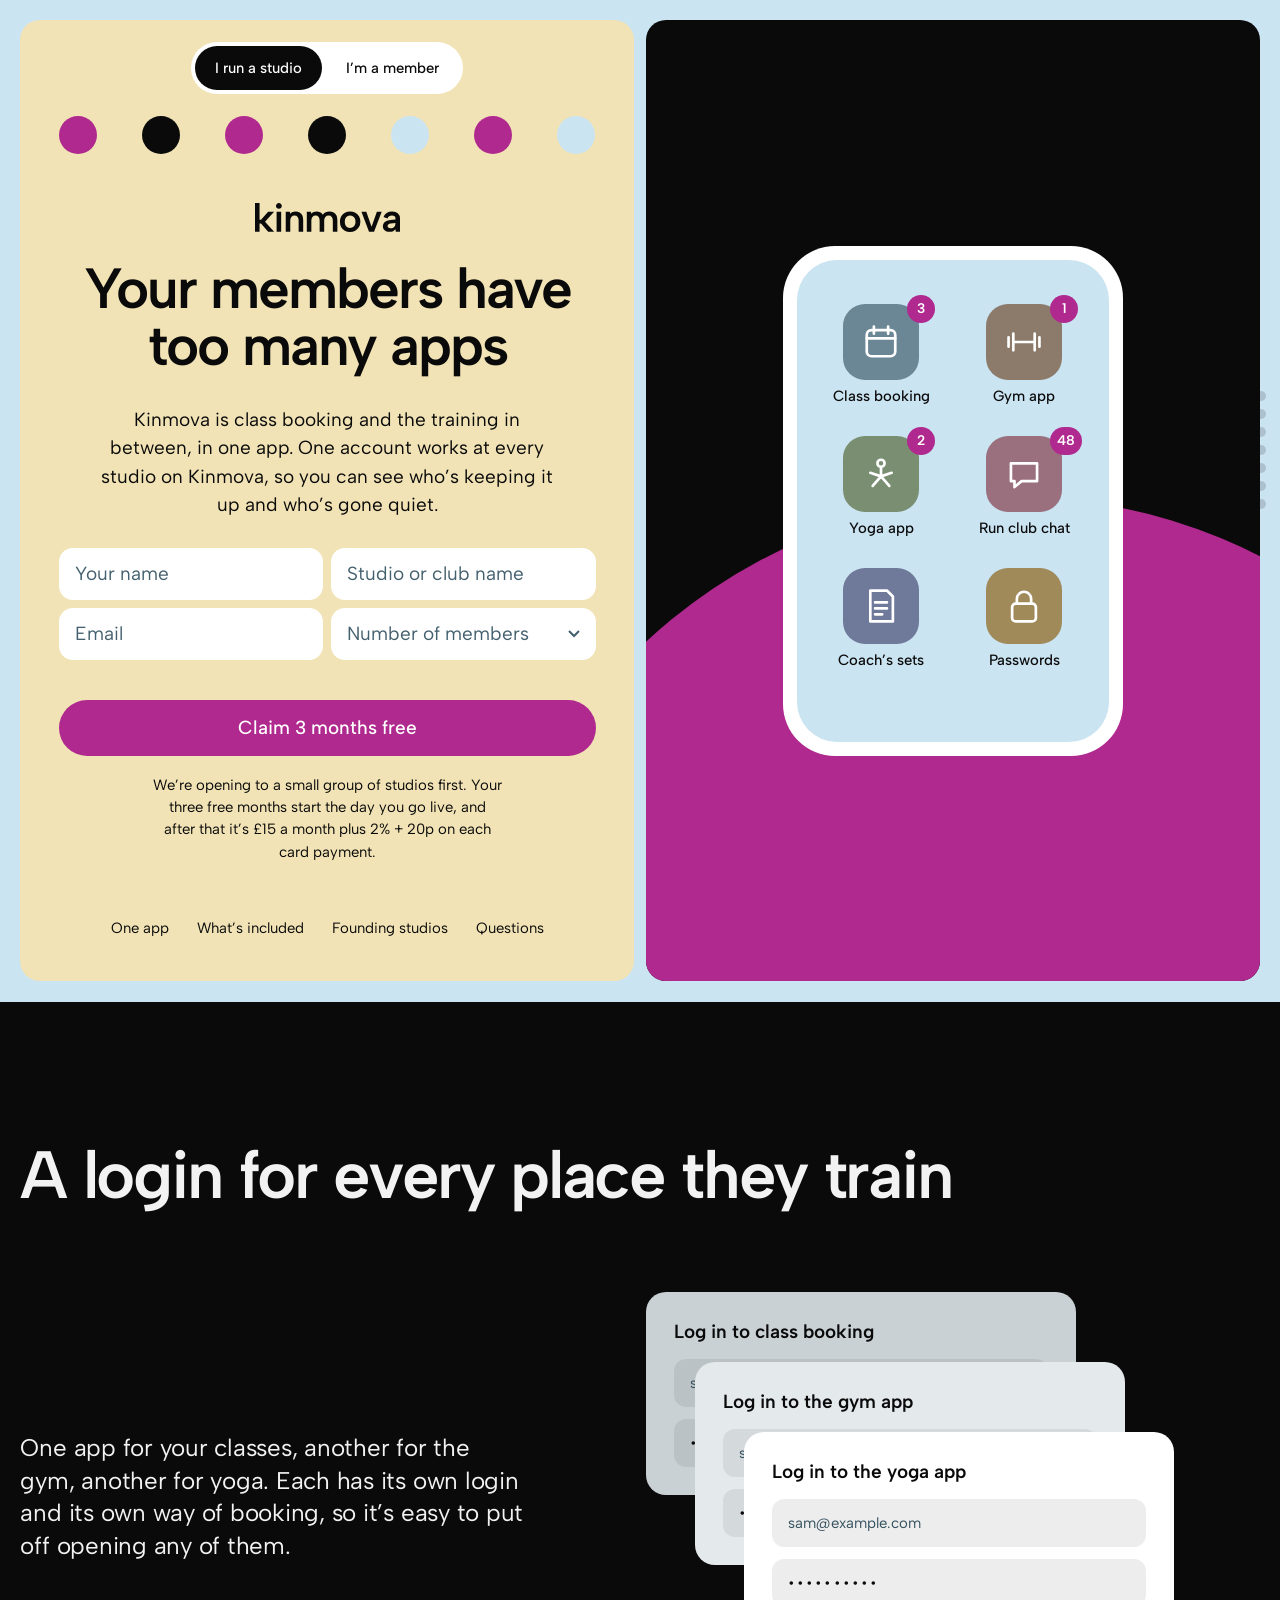
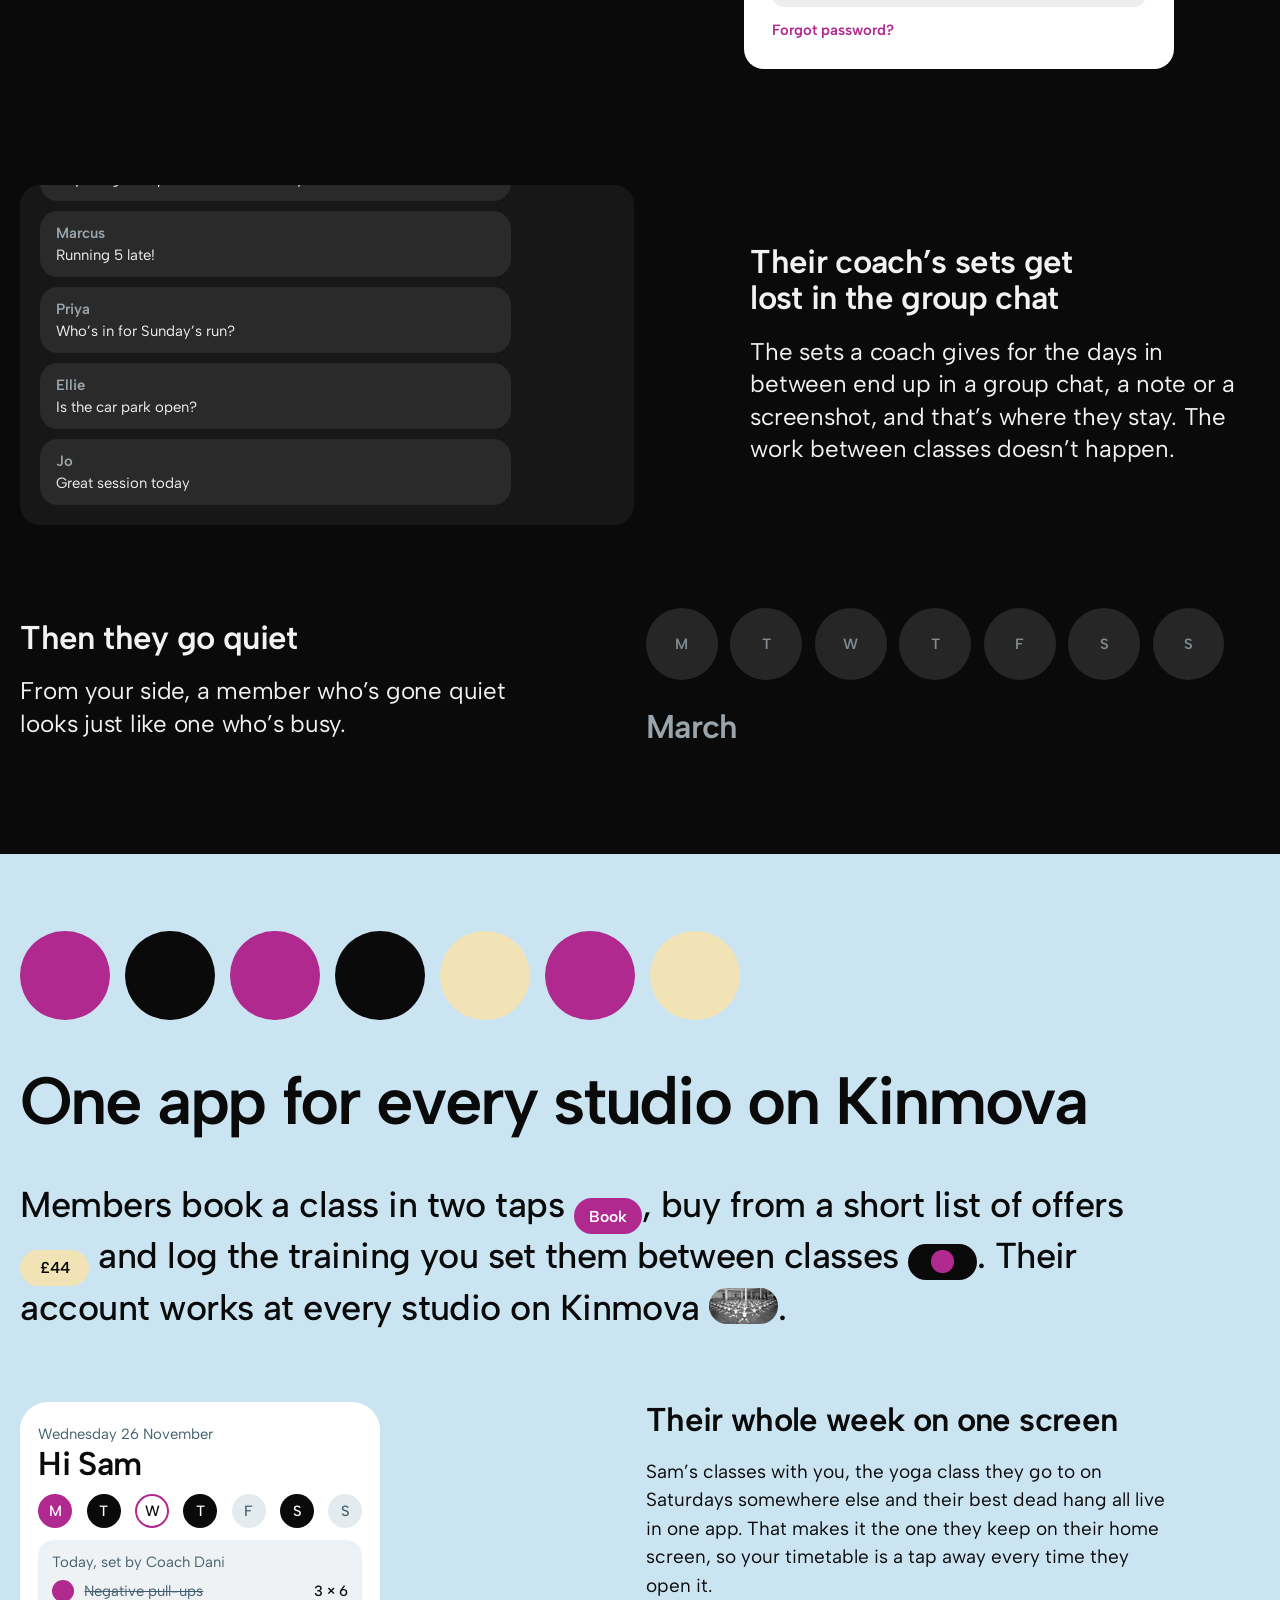
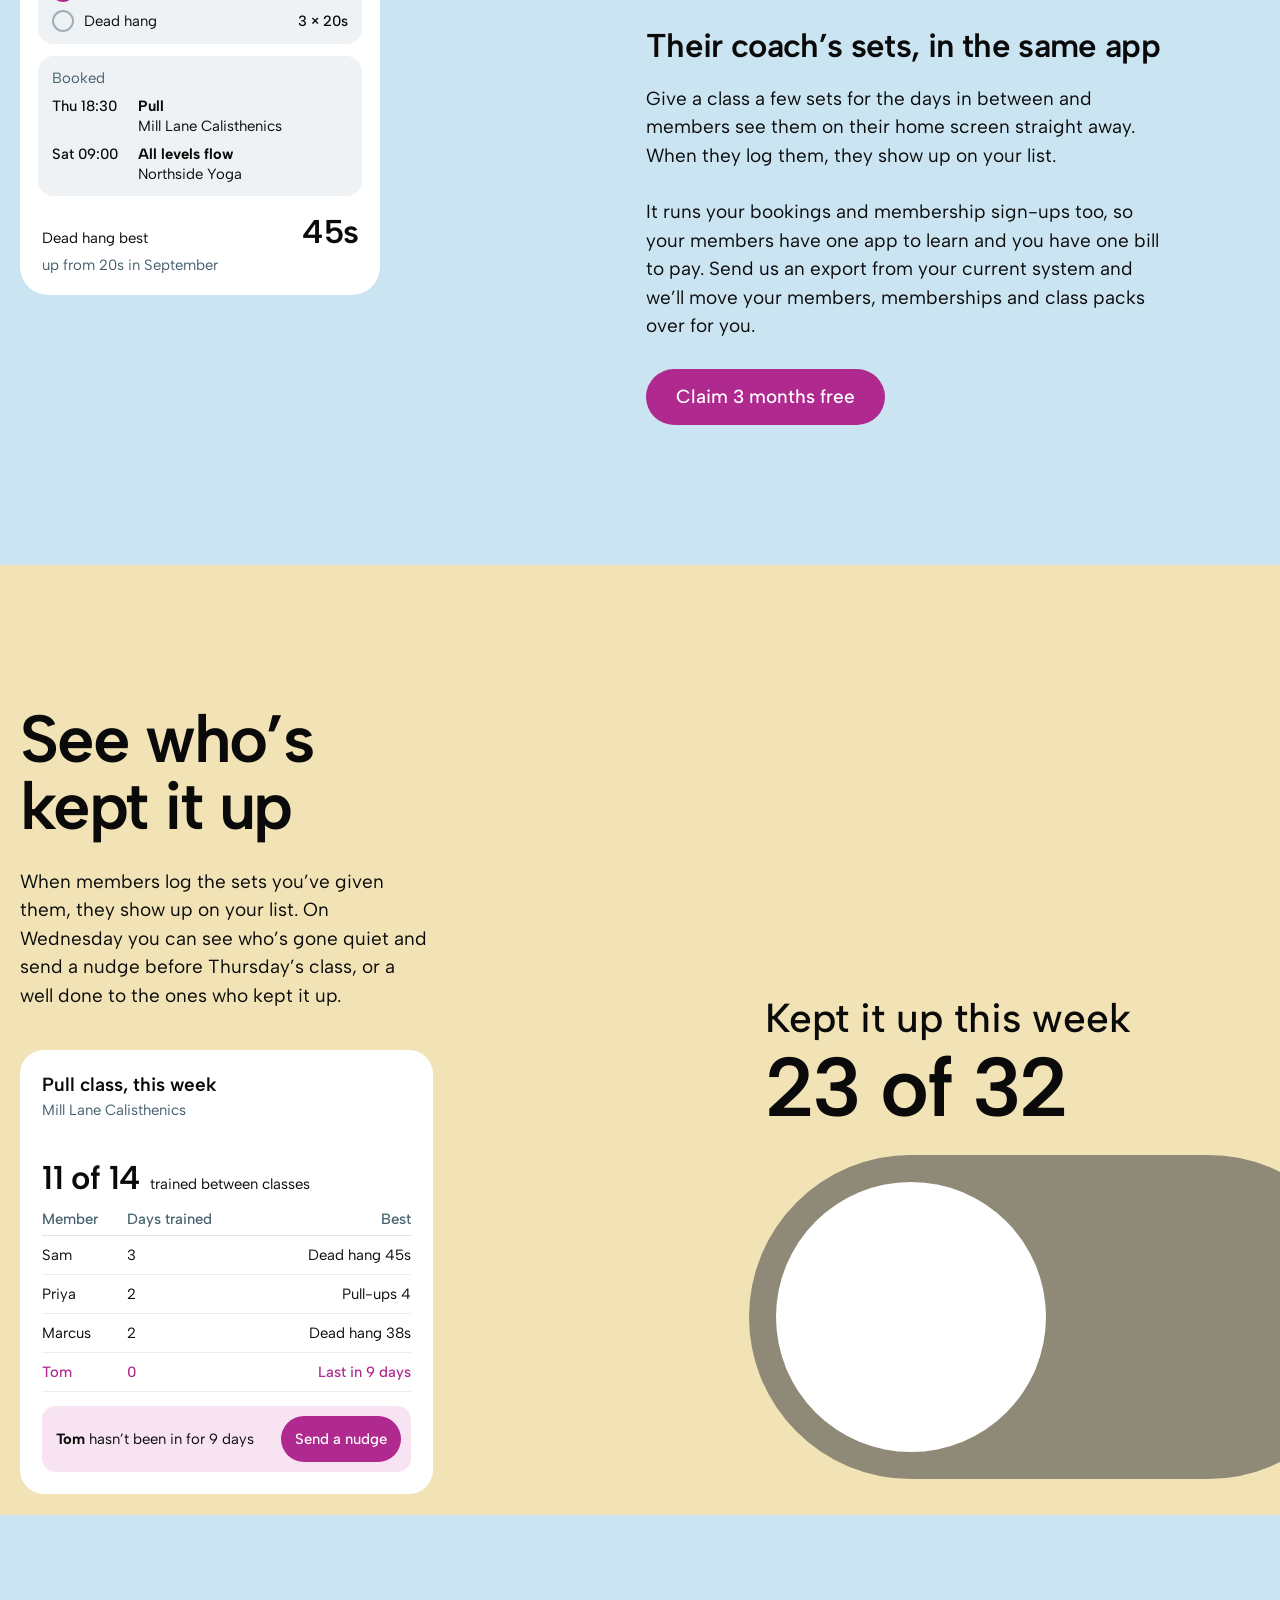
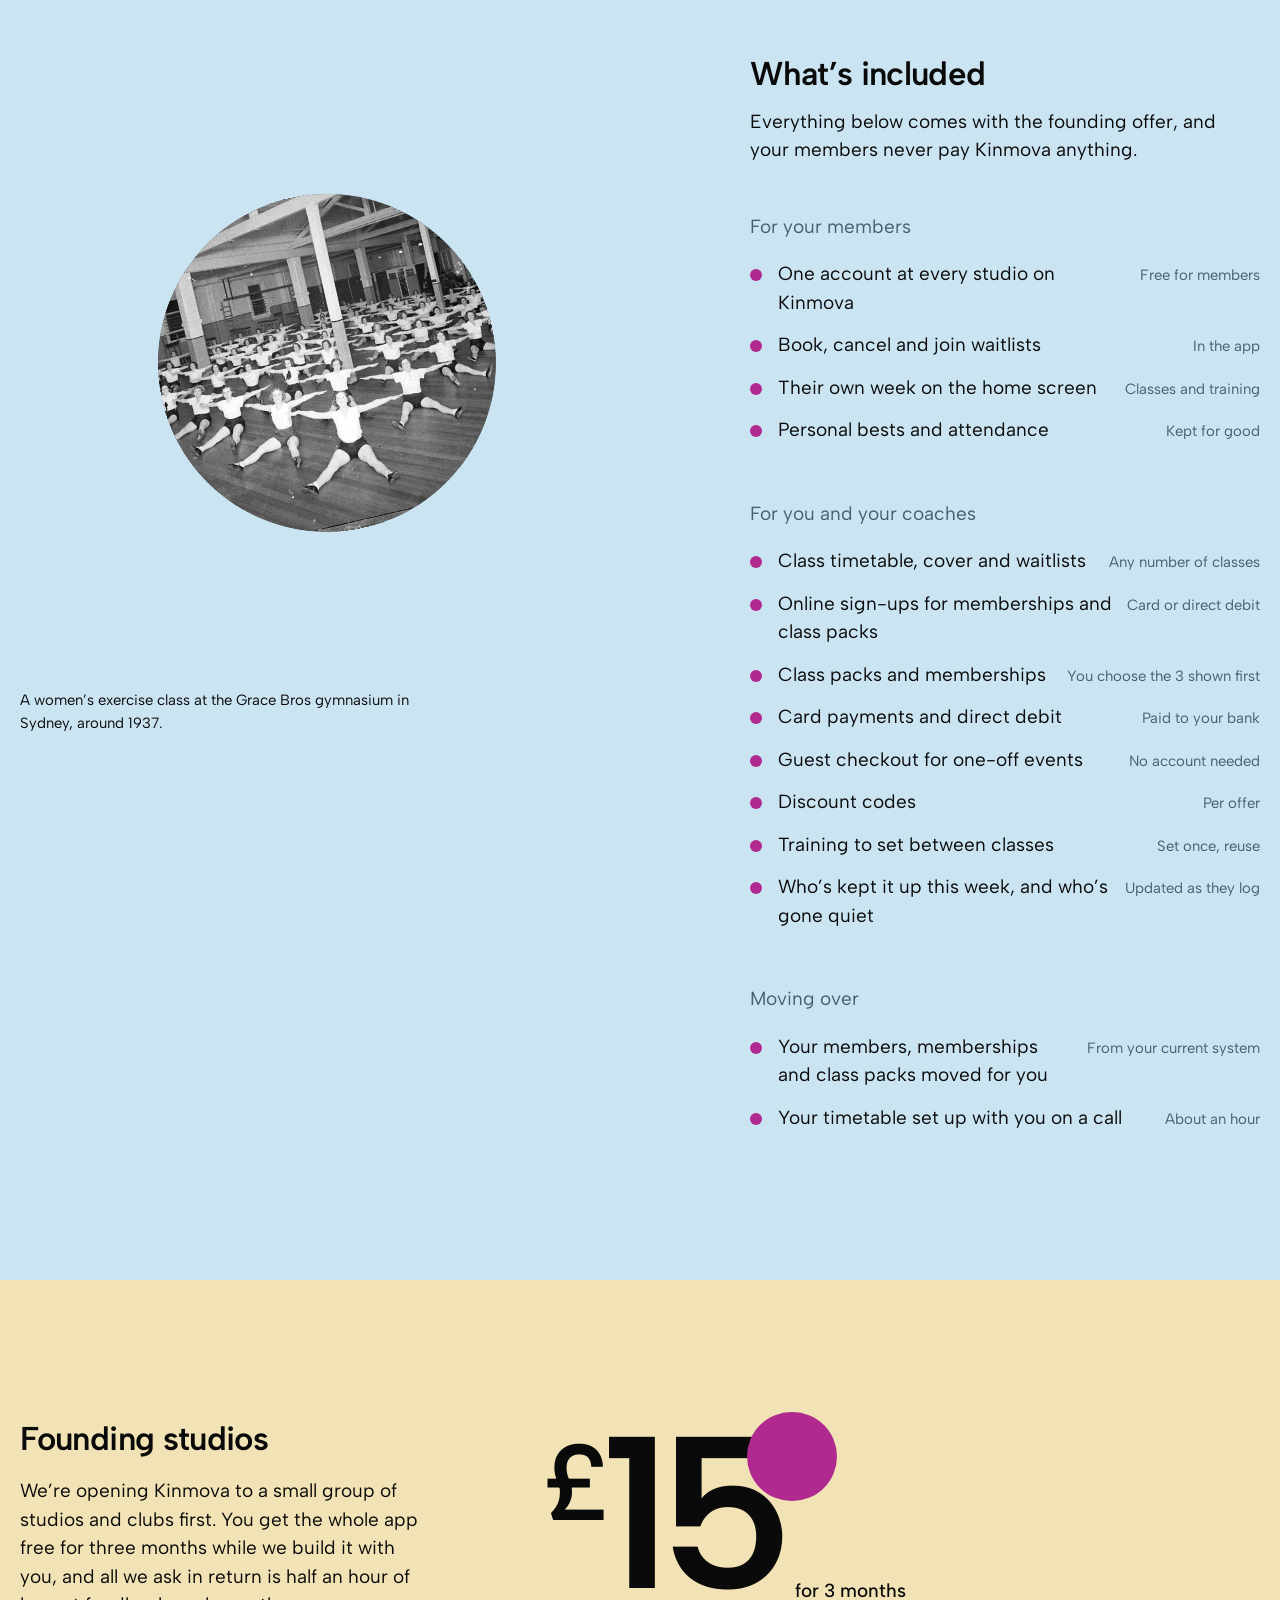
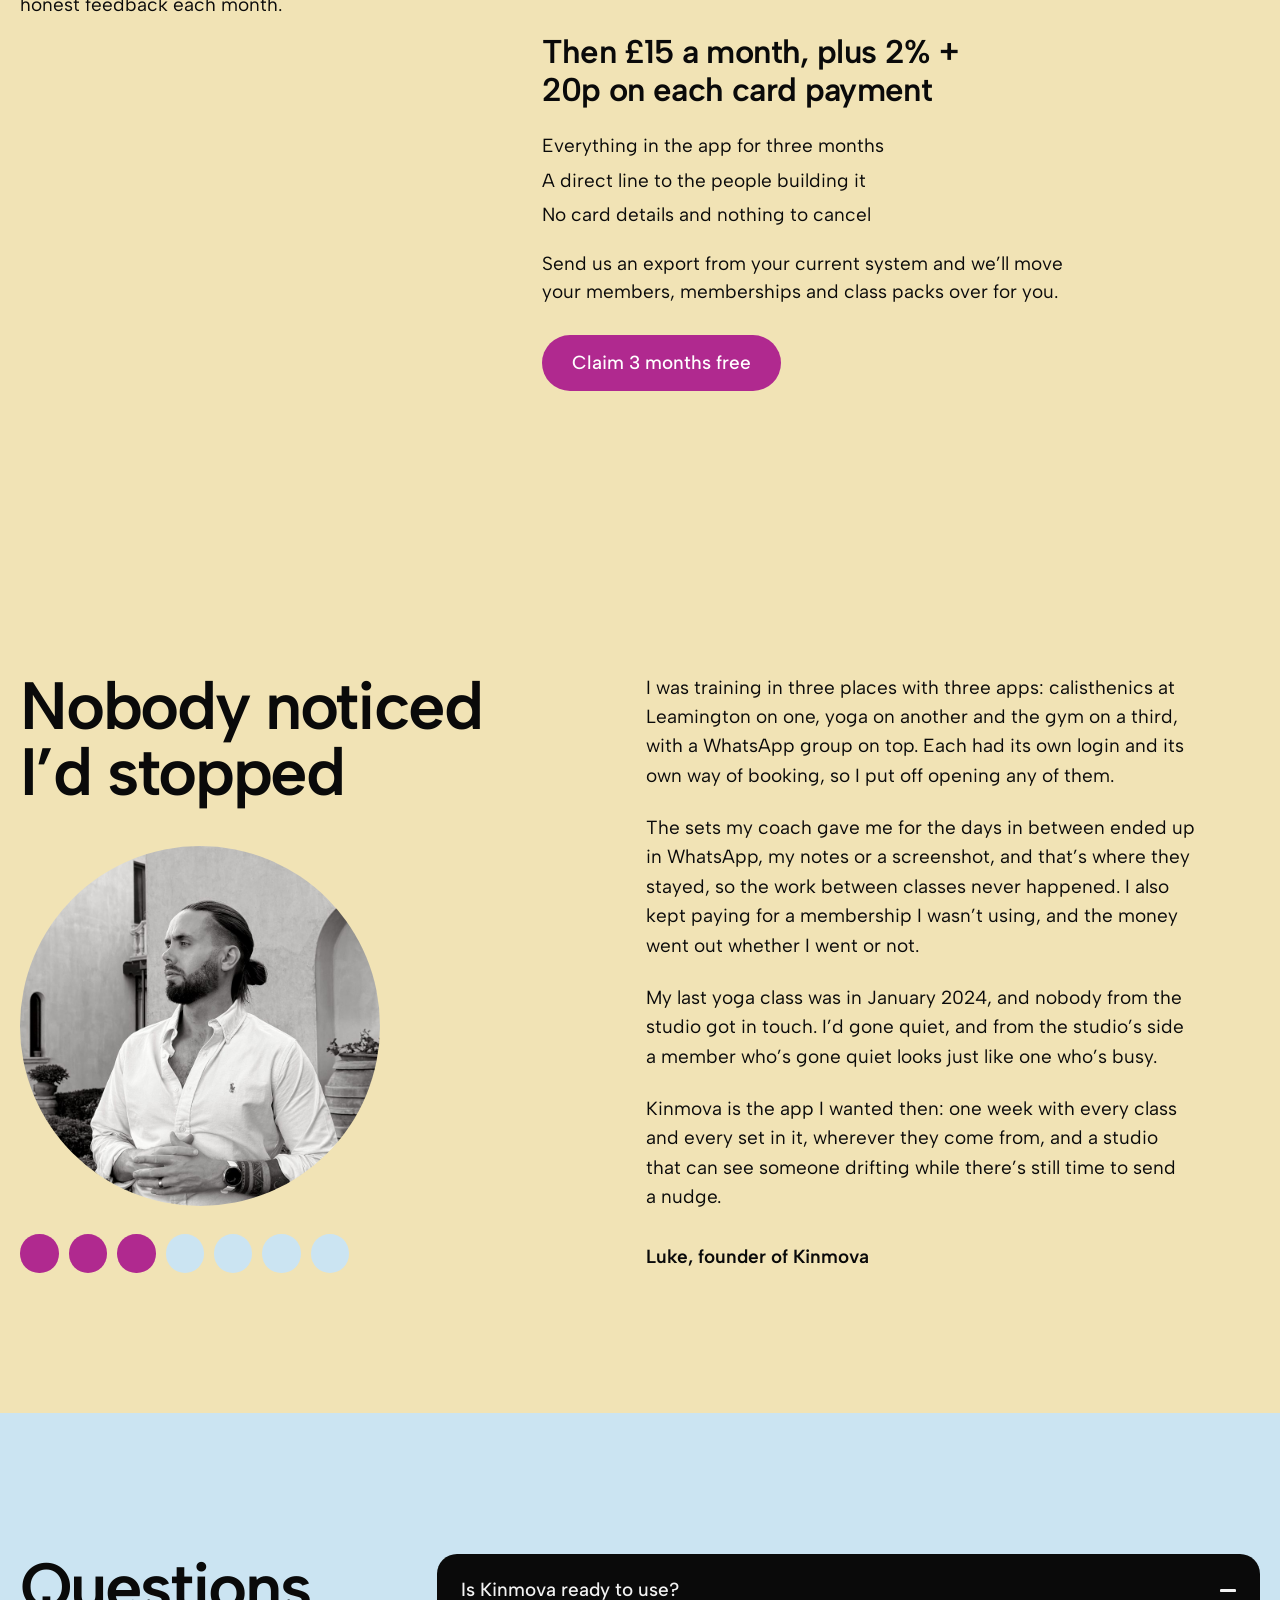
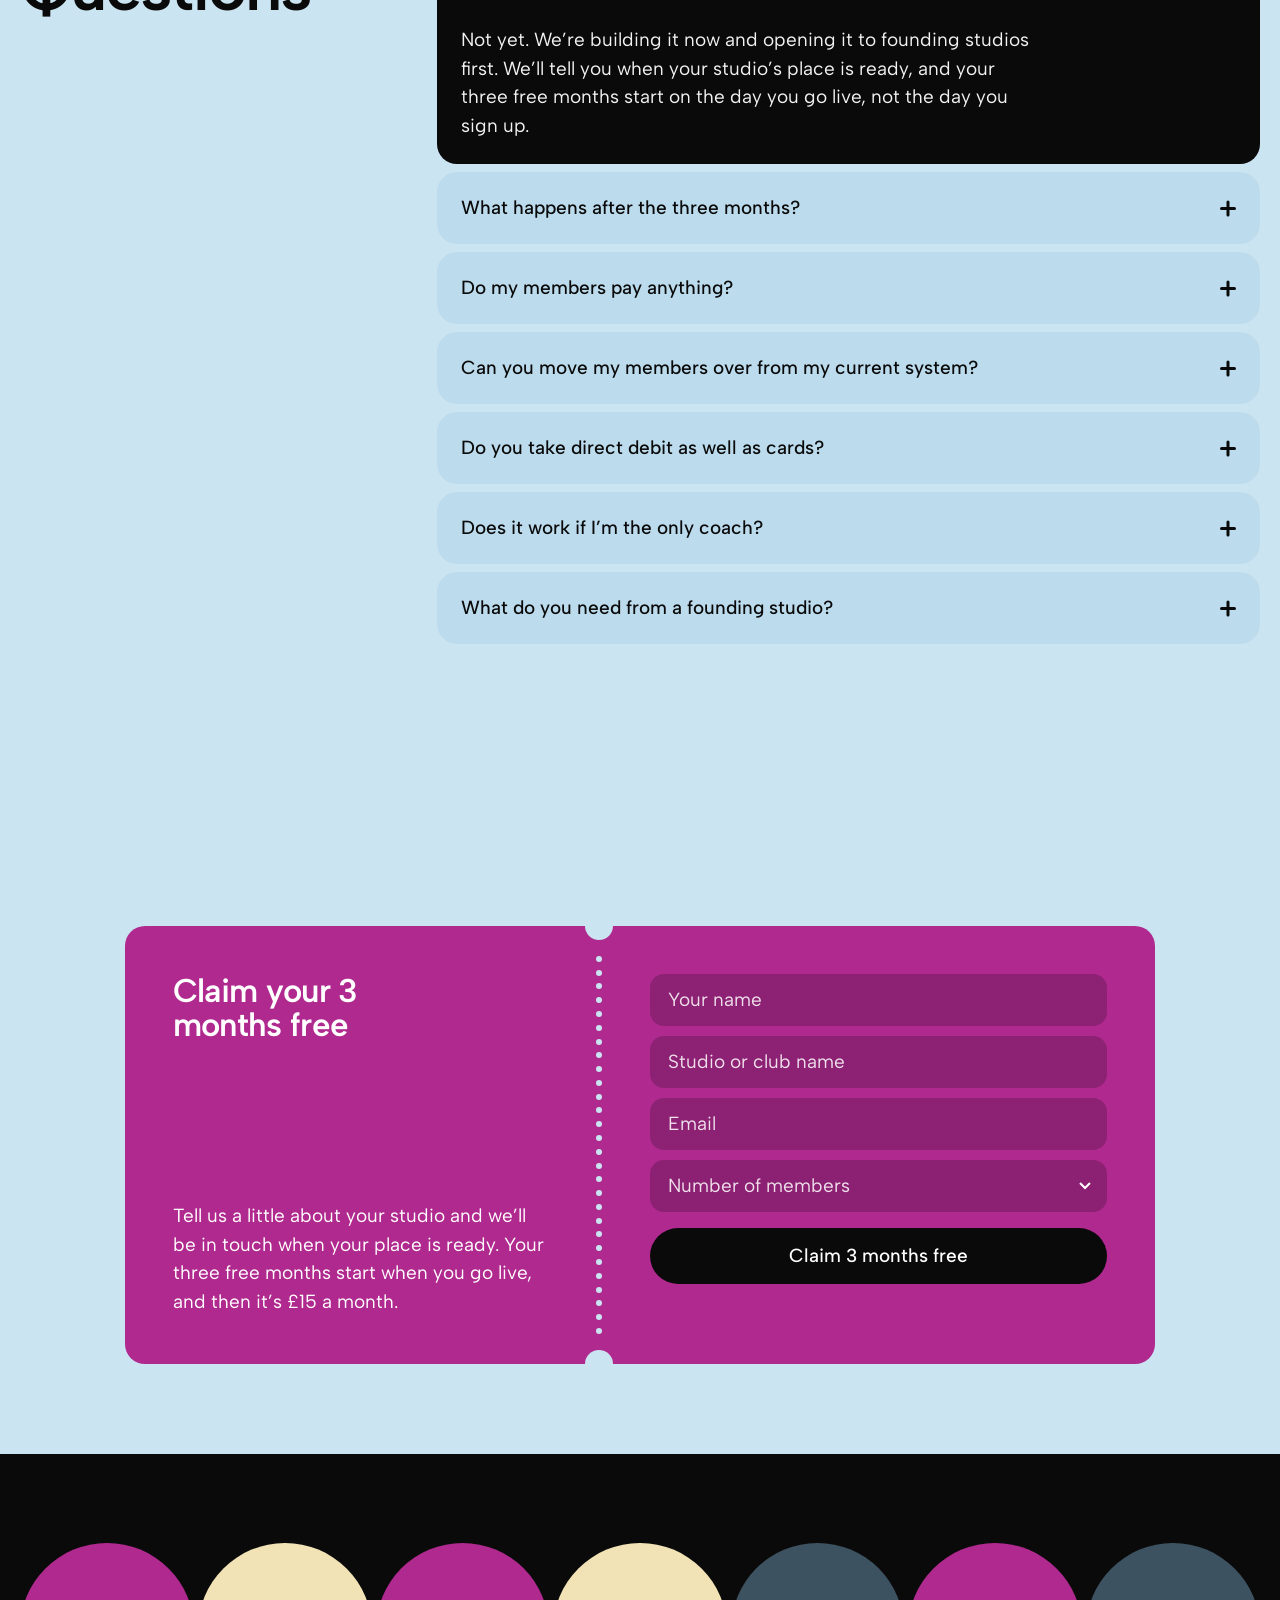
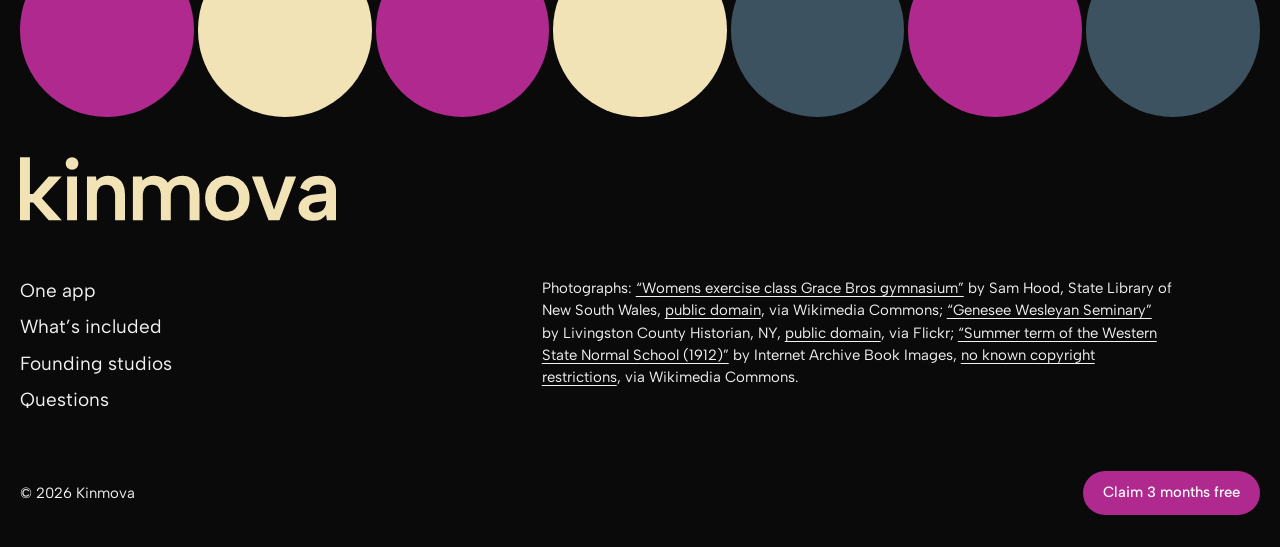
<file: index.html>
<!doctype html>
<html lang="en-GB">
<head>
<meta charset="utf-8">
<meta name="viewport" content="width=device-width, initial-scale=1">
<title>Kinmova: class booking and coaching between classes</title>
<meta name="description" content="Kinmova is class booking and coaching in one app for small studios and clubs. Founding studios get the first 3 months free.">
<meta name="theme-color" content="#cbe4f2">
<link rel="icon" href="brand/favicon.svg" type="image/svg+xml">
<link rel="icon" href="brand/favicon-32.png" sizes="32x32" type="image/png">
<link rel="apple-touch-icon" href="brand/apple-touch-icon.png">
<link rel="canonical" href="https://kinmova.app/">
<meta property="og:type" content="website">
<meta property="og:url" content="https://kinmova.app/">
<meta property="og:title" content="Kinmova: your members have too many apps">
<meta property="og:description" content="Class booking and the training in between, in one app, with one account at every studio on Kinmova. Founding studios get 3 months free.">
<meta property="og:image" content="https://kinmova.app/brand/social.png?v=2">
<meta property="og:image:width" content="1200">
<meta property="og:image:height" content="630">
<meta property="og:image:alt" content="A member’s phone full of separate apps beside the line Your members have too many apps">
<meta name="twitter:card" content="summary_large_image">
<meta name="twitter:image" content="https://kinmova.app/brand/social.png?v=2">
<script>(function (d) { d.classList.add('js'); if (/[?&]for=members?\b/.test(location.search)) d.dataset.view = 'member'; })(document.documentElement)</script>
<link rel="preconnect" href="https://fonts.googleapis.com">
<link rel="preconnect" href="https://fonts.gstatic.com" crossorigin>
<link href="https://fonts.googleapis.com/css2?family=Albert+Sans:wght@400;500;600&display=swap" rel="stylesheet">
<link rel="stylesheet" href="styles.css">
</head>
<body>
<svg class="vh" aria-hidden="true" focusable="false">
  <symbol id="i-cal" viewBox="0 0 64 64"><rect x="8" y="12" width="48" height="44" rx="8"/><path d="M8 26h48M20 6v12M44 6v12"/></symbol>
  <symbol id="i-gym" viewBox="0 0 64 64"><path d="M6 24v16M14 18v28M50 18v28M58 24v16M14 32h36"/></symbol>
  <symbol id="i-yoga" viewBox="0 0 64 64"><circle cx="32" cy="14" r="6"/><path d="M32 22v14M14 30l18 6 18-6M18 52l14-16 14 16"/></symbol>
  <symbol id="i-chat" viewBox="0 0 64 64"><path d="M10 14h44v30H28l-12 10V44h-6z"/></symbol>
  <symbol id="i-note" viewBox="0 0 64 64"><path d="M14 6h28l10 10v42H14z"/><path d="M22 26h20M22 36h20M22 46h12"/></symbol>
  <symbol id="i-lock" viewBox="0 0 64 64"><rect x="12" y="28" width="40" height="30" rx="6"/><path d="M20 28v-8a12 12 0 0 1 24 0v8"/></symbol>
</svg>

<div class="page-week" aria-hidden="true"><i class="t"></i><i class="c"></i><i class="t"></i><i class="c"></i><i class="r"></i><i class="t"></i><i class="r"></i></div>

<main>

<section class="hero" aria-labelledby="hero-title">
  <div class="hero-card">
    <div class="view-toggle" role="group" aria-label="Show this page for">
      <button type="button" data-set-view="studio" aria-pressed="true">I run a studio</button>
      <button type="button" data-set-view="member" aria-pressed="false">I’m a member</button>
    </div>
    <ol class="week week--card" aria-label="A member's week: classes on Tuesday and Thursday, training logged on Monday, Wednesday and Saturday">
      <li class="day day--trained"><span class="vh">Monday, trained</span></li>
      <li class="day day--class"><span class="vh">Tuesday, class</span></li>
      <li class="day day--trained"><span class="vh">Wednesday, trained</span></li>
      <li class="day day--class"><span class="vh">Thursday, class</span></li>
      <li class="day day--rest"><span class="vh">Friday, rest</span></li>
      <li class="day day--trained"><span class="vh">Saturday, trained</span></li>
      <li class="day day--rest"><span class="vh">Sunday, rest</span></li>
    </ol>
    <p class="wordmark" data-rise style="--i:0"><img src="brand/kinmova-wordmark.svg" alt="Kinmova" width="361" height="73"></p>
    <h1 id="hero-title" class="hero-title" data-rise style="--i:1"><span data-for="studio">Your members have too many apps</span><span data-for="member">You have <br>too many apps</span></h1>
    <p class="hero-apps" aria-hidden="true" data-rise style="--i:2"><b class="ap1"><svg viewBox="0 0 64 64"><use href="#i-cal"/></svg><i>3</i></b><b class="ap2"><svg viewBox="0 0 64 64"><use href="#i-gym"/></svg><i>1</i></b><b class="ap3"><svg viewBox="0 0 64 64"><use href="#i-yoga"/></svg><i>2</i></b><b class="ap4"><svg viewBox="0 0 64 64"><use href="#i-chat"/></svg><i>48</i></b><b class="ap5"><svg viewBox="0 0 64 64"><use href="#i-note"/></svg></b><b class="ap6"><svg viewBox="0 0 64 64"><use href="#i-lock"/></svg></b></p>
    <p class="hero-line" data-rise style="--i:2" data-for="studio">Kinmova is class booking and the training in between, in one app. One account works at every studio on Kinmova, so you can see who’s keeping it up and who’s gone quiet.</p>
    <p class="hero-line" data-rise style="--i:2" data-for="member">The classes you book, the sets your coach gives you for the days in between and your bests, from every club you train at, on one screen.</p>
    <form class="signup-form hero-form" data-for="member" data-kind="member" method="post" action="https://formspree.io/f/mnpdrgde" data-endpoint="https://formspree.io/f/mnpdrgde" novalidate data-rise style="--i:3">
      <input type="hidden" name="_subject" value="New Kinmova member sign-up">
      <input type="hidden" name="form" value="Top of page">
      <input type="text" name="_gotcha" tabindex="-1" autocomplete="off" aria-hidden="true" style="display:none">
      <label class="vh" for="m-name">Your name</label>
      <input id="m-name" name="name" type="text" autocomplete="name" placeholder="Your name" required>
      <label class="vh" for="m-email">Email</label>
      <input id="m-email" name="email" type="email" autocomplete="email" placeholder="Email" required>
      <label class="vh" for="m-clubs">Clubs and studios you train at</label>
      <input id="m-clubs" class="wide" name="clubs" type="text" placeholder="Clubs and studios you train at" required>
      <label class="vh" for="m-owner">Who runs your club, if you know: name or email</label>
      <input id="m-owner" class="wide" name="owner" type="text" placeholder="Who runs it, if you know">
      <button class="btn hero-submit" type="submit">Put me on the list</button>
      <p class="form-status" role="status" aria-live="polite"></p>
    </form>
    <form class="signup-form hero-form" data-for="studio" method="post" action="https://formspree.io/f/mljbvwkw" data-endpoint="https://formspree.io/f/mljbvwkw" novalidate data-rise style="--i:3">
      <input type="hidden" name="_subject" value="New founding studio sign-up">
      <input type="hidden" name="form" value="Top of page">
      <input type="text" name="_gotcha" tabindex="-1" autocomplete="off" aria-hidden="true" style="display:none">
      <label class="vh" for="h-name">Your name</label>
      <input id="h-name" name="name" type="text" autocomplete="name" placeholder="Your name" required>
      <label class="vh" for="h-studio">Studio or club name</label>
      <input id="h-studio" name="studio" type="text" autocomplete="organization" placeholder="Studio or club name" required>
      <label class="vh" for="h-email">Email</label>
      <input id="h-email" name="email" type="email" autocomplete="email" placeholder="Email" required>
      <label class="vh" for="h-size">Roughly how many members</label>
      <select id="h-size" name="members" required>
        <option value="" selected disabled>Number of members</option>
        <option>Fewer than 30</option>
        <option>30 to 80</option>
        <option>80 to 150</option>
        <option>More than 150</option>
      </select>
      <button class="btn hero-submit" type="submit">Claim 3 months free</button>
      <p class="form-status" role="status" aria-live="polite"></p>
    </form>
    <p class="hero-note" data-rise style="--i:4" data-for="studio">We’re opening to a small group of studios first. Your three free months start the day you go live, and after that it’s £15 a month plus 2% + 20p on each card payment.</p>
    <p class="hero-note" data-rise style="--i:4" data-for="member">Kinmova isn’t open yet, and it arrives one club at a time, so it only covers the clubs that are on it. It’s free for members, and once you’re on the list we’ll give you a message to send your club.</p>
    <nav class="hero-links" aria-label="On this page" data-rise style="--i:5">
      <a href="#one-app">One app</a>
      <a href="#included">What’s included</a>
      <a href="#offer" data-for="studio">Founding studios</a>
      <a href="#questions" data-for="studio">Questions</a>
      <a href="#member-questions" data-for="member">Questions</a>
    </nav>
  </div>

  <div class="hero-stage">
    <div class="giant-dot" aria-hidden="true"></div>
    <!-- A member's phone today: generic apps only, no real app is named -->
    <div class="hero-phone" data-ui role="img" aria-label="A member's phone with six separate apps for their training: class booking, the gym, yoga, a run club group chat, their coach's sets in a note, and passwords. Most have unread badges.">
      <div class="hp-screen">
        <span class="hp-app" style="--i:0"><b class="ap1"><svg viewBox="0 0 64 64"><use href="#i-cal"/></svg></b>Class booking<i>3</i></span>
        <span class="hp-app" style="--i:1"><b class="ap2"><svg viewBox="0 0 64 64"><use href="#i-gym"/></svg></b>Gym app<i>1</i></span>
        <span class="hp-app" style="--i:2"><b class="ap3"><svg viewBox="0 0 64 64"><use href="#i-yoga"/></svg></b>Yoga app<i>2</i></span>
        <span class="hp-app" style="--i:3"><b class="ap4"><svg viewBox="0 0 64 64"><use href="#i-chat"/></svg></b>Run club chat<i>48</i></span>
        <span class="hp-app" style="--i:4"><b class="ap5"><svg viewBox="0 0 64 64"><use href="#i-note"/></svg></b>Coach’s sets</span>
        <span class="hp-app" style="--i:5"><b class="ap6"><svg viewBox="0 0 64 64"><use href="#i-lock"/></svg></b>Passwords</span>
      </div>
    </div>
  </div>
</section>

<!-- The problem, told the way the reel tells it: a login each, the coach's sets lost, then they go quiet -->
<section class="problem" id="apps" aria-labelledby="problem-title">
  <h2 id="problem-title" class="problem-title" data-reveal><span data-for="studio">A login for every place they train</span><span data-for="member">A login for every place you train</span></h2>

  <div class="pb">
    <div class="pb-words" data-reveal style="--i:1">
      <p data-for="studio">One app for your classes, another for the gym, another for yoga. Each has its own login and its own way of booking, so it’s easy to put off opening any of them.</p>
      <p data-for="member">One app for the gym, another for yoga, a group chat for the run club. Each has its own login and its own way of booking, so it’s easy to put off opening any of them.</p>
    </div>
    <div class="pb-fig logins" data-play data-reveal style="--i:2" data-ui role="img" aria-label="Three login screens, for class booking, the gym app and the yoga app, each asking for the same email and a password. The last one shows a Forgot password link.">
      <div class="lg"><strong>Log in to class booking</strong><span class="lg-f">sam@example.com</span><span class="lg-f"><span class="lg-pw">••••••••••</span></span></div>
      <div class="lg"><strong>Log in to the gym app</strong><span class="lg-f">sam@example.com</span><span class="lg-f"><span class="lg-pw">••••••••••</span></span></div>
      <div class="lg"><strong>Log in to the yoga app</strong><span class="lg-f">sam@example.com</span><span class="lg-f"><span class="lg-pw">••••••••••</span></span><span class="lg-forgot">Forgot password?</span></div>
    </div>
  </div>

  <div class="pb pb--flip">
    <div class="pb-words" data-reveal>
      <h3 class="pb-title"><span data-for="studio">Their coach’s sets get lost in the group chat</span><span data-for="member">Your coach’s sets get lost in the group chat</span></h3>
      <p data-for="studio">The sets a coach gives for the days in between end up in a group chat, a note or a screenshot, and that’s where they stay. The work between classes doesn’t happen.</p>
      <p data-for="member">The sets your coach gives you for the days in between end up in a group chat, a note or a screenshot, and that’s where they stay. The work between classes doesn’t happen.</p>
    </div>
    <div class="pb-fig chat" data-play data-reveal style="--i:1" data-ui role="img" aria-label="A group chat. Coach Dani posts Wednesday's sets, then five other messages arrive and push the sets out of view.">
      <p class="msg msg--coach"><span>Coach Dani</span>Wednesday: negative pull-ups 3 × 6, dead hang 3 × 20s</p>
      <p class="msg" style="--k:0"><span>Jo</span>Anyone got a spare mat for Saturday?</p>
      <p class="msg" style="--k:1"><span>Marcus</span>Running 5 late!</p>
      <p class="msg" style="--k:2"><span>Priya</span>Who’s in for Sunday’s run?</p>
      <p class="msg" style="--k:3"><span>Ellie</span>Is the car park open?</p>
      <p class="msg" style="--k:4"><span>Jo</span>Great session today</p>
    </div>
  </div>

  <div class="pb">
    <div class="pb-words" data-reveal>
      <h3 class="pb-title"><span data-for="studio">Then they go quiet</span><span data-for="member">Then you go quiet</span></h3>
      <p data-for="studio">From your side, a member who’s gone quiet looks just like one who’s busy.</p>
      <p data-for="member">And from the studio’s side, a member who’s gone quiet looks just like one who’s busy.</p>
    </div>
    <div class="pb-fig quiet" data-play data-reveal style="--i:1" role="img" aria-label="A member's week: in January they came on Monday, Wednesday and Friday. By March all seven days are empty.">
      <ol class="qweek" aria-hidden="true"><li class="q3">M</li><li>T</li><li class="q2">W</li><li>T</li><li class="q1">F</li><li>S</li><li>S</li></ol>
      <p class="qmonth" aria-hidden="true"><span>January</span><span>February</span><span>March</span></p>
    </div>
  </div>
</section>

<!-- The turn: six app squares close up into the week of dots -->
<section class="does" id="one-app" aria-labelledby="does-title">
  <ol class="merge" data-play data-reveal role="img" aria-label="Six separate app icons close up into one week of seven dots: the Kinmova week."><li></li><li></li><li></li><li></li><li></li><li></li><li></li></ol>
  <h2 id="does-title" class="does-head" data-reveal style="--i:1"><span data-for="studio">One app for every studio on Kinmova</span><span data-for="member">One app for every club on Kinmova</span></h2>
  <p class="statement" data-reveal data-for="member">Book a class in two taps <span class="slot slot--btn" aria-hidden="true"><i>Book</i></span>, pay for your class pack in the same app <span class="slot slot--price" aria-hidden="true"><i>£44</i></span> and log the sets your coach gives you for the days in between <span class="slot slot--tick" aria-hidden="true"><span></span></span>. One account works at every club on Kinmova <span class="slot slot--photo" aria-hidden="true"><img src="assets/class-1937.jpg" alt="" width="1400" height="960" loading="lazy"></span>.</p>
  <p class="statement" data-reveal data-for="studio">Members book a class in two taps <span class="slot slot--btn" aria-hidden="true"><i>Book</i></span>, buy from a short list of offers <span class="slot slot--price" aria-hidden="true"><i>£44</i></span> and log the training you set them between classes <span class="slot slot--tick" aria-hidden="true"><span></span></span>. Their account works at every studio on Kinmova <span class="slot slot--photo" aria-hidden="true"><img src="assets/class-1937.jpg" alt="" width="1400" height="960" loading="lazy"></span>.</p>
  <div class="does-phone" data-reveal>
    <div class="ui ui-phone" data-ui role="img" aria-label="Sam's week in the Kinmova app on Wednesday 26 November: Thursday's Pull class booked at Mill Lane Calisthenics, today's two sets from Coach Dani with one done, and a yoga class on Saturday at Northside Yoga.">
      <div class="ui-top">
        <span class="ui-date">Wednesday 26 November</span>
        <span class="ui-hello">Hi Sam</span>
      </div>
      <ol class="ui-week" aria-hidden="true">
        <li class="on"><b>M</b></li><li class="cls"><b>T</b></li><li class="today"><b>W</b></li><li class="cls next"><b>T</b></li><li><b>F</b></li><li class="cls"><b>S</b></li><li><b>S</b></li>
      </ol>
      <div class="ui-card">
        <span class="ui-label">Today, set by Coach Dani</span>
        <div class="ui-set done"><span class="tick" aria-hidden="true"></span><span>Negative pull-ups</span><span class="ui-num">3 × 6</span></div>
        <div class="ui-set"><span class="tick" aria-hidden="true"></span><span>Dead hang</span><span class="ui-num">3 × 20s</span></div>
      </div>
      <div class="ui-card">
        <span class="ui-label">Booked</span>
        <div class="ui-class"><span class="ui-when">Thu 18:30</span><span><strong>Pull</strong><br>Mill Lane Calisthenics</span></div>
        <div class="ui-class"><span class="ui-when">Sat 09:00</span><span><strong>All levels flow</strong><br>Northside Yoga</span></div>
      </div>
      <div class="ui-best"><span>Dead hang best</span><strong>45s</strong><span class="ui-soft">up from 20s in September</span></div>
    </div>
  </div>
  <div class="does-foot" data-reveal data-for="member">
    <h3 class="does-title">Your whole week on one screen</h3>
    <p>The classes you book at every club on Kinmova sit in one week on your home screen, and your bests are kept for good, whichever club you set them at.</p>
    <h3 class="does-title">Your coach’s sets, in the same app</h3>
    <p>The sets your coach gives you for the days in between show up on the day they’re for, and you tick them off as you go.</p>
    <p>It only works at clubs that are on Kinmova, so the more of their members who ask, the sooner yours will be.</p>
    <a class="btn" href="#join">Put me on the list</a>
  </div>
  <div class="does-foot" data-reveal data-for="studio">
    <h3 class="does-title">Their whole week on one screen</h3>
    <p>Sam’s classes with you, the yoga class they go to on Saturdays somewhere else and their best dead hang all live in one app. That makes it the one they keep on their home screen, so your timetable is a tap away every time they open it.</p>
    <h3 class="does-title">Their coach’s sets, in the same app</h3>
    <p>Give a class a few sets for the days in between and members see them on their home screen straight away. When they log them, they show up on your list.</p>
    <p>It runs your bookings and membership sign-ups too, so your members have one app to learn and you have one bill to pay. Send us an export from your current system and we’ll move your members, memberships and class packs over for you.</p>
    <a class="btn" href="#claim">Claim 3 months free</a>
  </div>
</section>

<section class="switch-sec" id="gone-quiet" data-for="studio" aria-labelledby="switch-title" data-state="quiet">
  <div class="switch-words">
    <h2 id="switch-title" data-reveal>See who’s <span class="swap-word">gone quiet</span></h2>
    <p data-reveal style="--i:1">When members log the sets you’ve given them, they show up on your list. On Wednesday you can see who’s gone quiet and send a nudge before Thursday’s class, or a well done to the ones who kept it up.</p>
    <div class="ui ui-panel ui-owner quiet-list" data-ui data-reveal style="--i:2" role="img" aria-label="The owner's view in Kinmova: 11 of 14 members of the Pull class trained between classes this week. Tom hasn't been in for 9 days, with a button to send him a nudge.">
      <div class="ui-head"><strong>Pull class, this week</strong><span class="ui-soft">Mill Lane Calisthenics</span></div>
      <p class="ui-big"><strong>11 of 14</strong><span>trained between classes</span></p>
      <table class="ui-table">
        <thead><tr><th scope="col">Member</th><th scope="col">Days trained</th><th scope="col">Best</th></tr></thead>
        <tbody>
          <tr><td>Sam</td><td class="num">3</td><td class="num">Dead hang 45s</td></tr>
          <tr><td>Priya</td><td class="num">2</td><td class="num">Pull-ups 4</td></tr>
          <tr><td>Marcus</td><td class="num">2</td><td class="num">Dead hang 38s</td></tr>
          <tr class="slip"><td>Tom</td><td class="num">0</td><td class="num">Last in 9 days</td></tr>
        </tbody>
      </table>
      <div class="ui-nudge"><span><strong>Tom</strong> hasn’t been in for 9 days</span><span class="ui-btn ui-btn--small">Send a nudge</span></div>
    </div>
  </div>
  <div class="big-switch" data-ui>
    <button class="bs-control" type="button" role="switch" aria-checked="true" aria-label="Show members who’ve gone quiet this week">
      <span class="bs-track"><span class="bs-knob"></span></span>
      <span class="bs-text">
        <span class="bs-label">Gone quiet this week</span>
        <span class="bs-value">9 of 32</span>
      </span>
    </button>
  </div>
</section>

<section class="included" id="included" aria-labelledby="included-title">
  <figure class="inc-photo" data-reveal>
    <div class="inc-circle">
      <img class="is-on" src="assets/class-1937.jpg" alt="A large women's exercise class sitting on a wooden gym floor with arms stretched out, in Sydney around 1937" width="1400" height="960" loading="lazy" data-caption="A women’s exercise class at the Grace Bros gymnasium in Sydney, around 1937.">
      <img src="assets/class-1912.jpg" alt="Rows of students doing the same exercise in a large gymnasium with a balcony, in 1912" width="1400" height="1113" loading="lazy" data-caption="The summer term class at Western State Normal School in Michigan, 1912.">
      <img src="assets/class-genesee.jpg" alt="Students in a sunlit gymnasium with their arms raised, in the early 1900s" width="1023" height="642" loading="lazy" data-caption="A class in the gymnasium at Genesee Wesleyan Seminary, New York State, early 1900s.">
    </div>
    <figcaption class="inc-caption">A women’s exercise class at the Grace Bros gymnasium in Sydney, around 1937.</figcaption>
  </figure>

  <div class="inc-list">
    <h2 id="included-title" data-reveal>What’s included</h2>
    <p class="inc-intro" data-reveal style="--i:1" data-for="studio">Everything below comes with the founding offer, and your members never pay Kinmova anything.</p>

    <p class="inc-intro" data-reveal style="--i:1" data-for="member">Kinmova is free for members, at every club that’s on it.</p>

    <h3 class="inc-group" data-for="studio">For your members</h3>
    <ul class="rows">
      <li><span>One account at every studio on Kinmova</span><span class="val">Free for members</span></li>
      <li><span>Book, cancel and join waitlists</span><span class="val">In the app</span></li>
      <li data-for="member"><span>Join and pay for memberships and class packs</span><span class="val">Card or direct debit</span></li>
      <li data-for="studio"><span>Their own week on the home screen</span><span class="val">Classes and training</span></li>
      <li data-for="member"><span>Your week on your home screen</span><span class="val">Classes and training</span></li>
      <li><span>Personal bests and attendance</span><span class="val">Kept for good</span></li>
    </ul>

    <h3 class="inc-group" data-for="studio">For you and your coaches</h3>
    <ul class="rows" data-for="studio">
      <li><span>Class timetable, cover and waitlists</span><span class="val">Any number of classes</span></li>
      <li><span>Online sign-ups for memberships and class packs</span><span class="val">Card or direct debit</span></li>
      <li><span>Class packs and memberships</span><span class="val">You choose the 3 shown first</span></li>
      <li><span>Card payments and direct debit</span><span class="val">Paid to your bank</span></li>
      <li><span>Guest checkout for one-off events</span><span class="val">No account needed</span></li>
      <li><span>Discount codes</span><span class="val">Per offer</span></li>
      <li><span>Training to set between classes</span><span class="val">Set once, reuse</span></li>
      <li><span>Who’s kept it up this week, and who’s gone quiet</span><span class="val">Updated as they log</span></li>
    </ul>

    <h3 class="inc-group" data-for="studio">Moving over</h3>
    <ul class="rows" data-for="studio">
      <li><span>Your members, memberships and class packs moved for you</span><span class="val">From your current system</span></li>
      <li><span>Your timetable set up with you on a call</span><span class="val">About an hour</span></li>
    </ul>
  </div>
</section>

<section class="offer" id="offer" data-for="studio" aria-labelledby="offer-title">
  <div class="offer-words">
    <h2 id="offer-title" data-reveal>Founding studios</h2>
    <p data-reveal style="--i:1">We’re opening Kinmova to a small group of studios and clubs first. You get the whole app free for three months while we build it with you, and all we ask in return is half an hour of honest feedback each month.</p>
  </div>
  <div class="offer-figure">
    <p class="figure" data-reveal><span class="cur">£</span><span class="amt">0</span><span class="per">for 3 months</span></p>
    <p class="offer-then" data-reveal>Then £15 a month, plus 2% + 20p on each card payment</p>
    <span class="offer-dot" aria-hidden="true"></span>
    <ul class="offer-lines" data-reveal style="--i:1">
      <li>Everything in the app for three months</li>
      <li>A direct line to the people building it</li>
      <li>No card details and nothing to cancel</li>
    </ul>
    <p class="offer-move" data-reveal style="--i:1">Send us an export from your current system and we’ll move your members, memberships and class packs over for you.</p>
    <a class="btn" href="#claim" data-reveal style="--i:2">Claim 3 months free</a>
  </div>
</section>

<section class="story" id="story" aria-labelledby="story-title">
  <div class="story-head">
    <h2 id="story-title" data-reveal>Nobody noticed I’d stopped</h2>
    <figure class="story-photo" data-reveal style="--i:1"><img src="assets/founder.jpg" alt="Luke, the founder of Kinmova, in a white shirt in a courtyard" width="900" height="900" loading="lazy"></figure>
    <ol class="story-dots" aria-hidden="true" data-reveal style="--i:1"><li></li><li></li><li></li><li></li><li></li><li></li><li></li></ol>
  </div>
  <div class="story-body" data-reveal style="--i:1">
    <p>I was training in three places with three apps: calisthenics at Leamington on one, yoga on another and the gym on a third, with a WhatsApp group on top. Each had its own login and its own way of booking, so I put off opening any of them.</p>
    <p>The sets my coach gave me for the days in between ended up in WhatsApp, my notes or a screenshot, and that’s where they stayed, so the work between classes never happened. I also kept paying for a membership I wasn’t using, and the money went out whether I went or not.</p>
    <p>My last yoga class was in January 2024, and nobody from the studio got in touch. I’d gone quiet, and from the studio’s side a member who’s gone quiet looks just like one who’s busy.</p>
    <p>Kinmova is the app I wanted then: one week with every class and every set in it, wherever they come from, and a studio that can see someone drifting while there’s still time to send a nudge.</p>
    <p class="story-sign">Luke, founder of Kinmova</p>
  </div>
</section>

<section class="faq" id="questions" data-for="studio" aria-labelledby="faq-title">
  <h2 id="faq-title">Questions</h2>
  <div class="faq-list">
    <details name="faq" open>
      <summary>Is Kinmova ready to use?</summary>
      <p>Not yet. We’re building it now and opening it to founding studios first. We’ll tell you when your studio’s place is ready, and your three free months start on the day you go live, not the day you sign up.</p>
    </details>
    <details name="faq">
      <summary>What happens after the three months?</summary>
      <p>It’s £15 a month, plus 2% + 20p on each card payment your members make through Kinmova. You decide whether to stay, and if you don’t want to carry on there’s nothing to cancel.</p>
    </details>
    <details name="faq">
      <summary>Do my members pay anything?</summary>
      <p>No. Members use the app for free, at your studio and at any other studio on Kinmova.</p>
    </details>
    <details name="faq">
      <summary>Can you move my members over from my current system?</summary>
      <p>Yes. Send us an export from the system you use now and we’ll set up your members, memberships and class packs for you.</p>
    </details>
    <details name="faq">
      <summary>Do you take direct debit as well as cards?</summary>
      <p>Yes, both, and the money your members pay goes to your bank account.</p>
    </details>
    <details name="faq">
      <summary>Does it work if I’m the only coach?</summary>
      <p>Yes. It’s built for studios and clubs with roughly 30 to 150 members, and it works just as well if you run every class yourself.</p>
    </details>
    <details name="faq">
      <summary>What do you need from a founding studio?</summary>
      <p>Half an hour a month to tell us what’s working and what isn’t, and a bit of patience while we fix what you find.</p>
    </details>
  </div>
</section>

<section class="claim" id="claim" data-for="studio" aria-labelledby="claim-title">
  <div class="coupon">
    <div class="coupon-words">
      <h2 id="claim-title">Claim your 3 months free</h2>
      <p>Tell us a little about your studio and we’ll be in touch when your place is ready. Your three free months start when you go live, and then it’s £15 a month.</p>
    </div>
    <div class="perf" aria-hidden="true"><i></i><i></i><i></i><i></i><i></i><i></i><i></i><i></i><i></i><i></i><i></i><i></i><i></i><i></i><i></i><i></i><i></i><i></i><i></i><i></i><i></i><i></i><i></i><i></i><i></i><i></i><i></i><i></i></div>
    <form class="signup-form coupon-form" method="post" action="https://formspree.io/f/mljbvwkw" data-endpoint="https://formspree.io/f/mljbvwkw" novalidate>
      <input type="hidden" name="_subject" value="New founding studio sign-up">
      <input type="hidden" name="form" value="Bottom of page">
      <input type="text" name="_gotcha" tabindex="-1" autocomplete="off" aria-hidden="true" style="display:none">
      <label class="vh" for="f-name">Your name</label>
      <input id="f-name" name="name" type="text" autocomplete="name" placeholder="Your name" required>
      <label class="vh" for="f-studio">Studio or club name</label>
      <input id="f-studio" name="studio" type="text" autocomplete="organization" placeholder="Studio or club name" required>
      <label class="vh" for="f-email">Email</label>
      <input id="f-email" name="email" type="email" autocomplete="email" placeholder="Email" required>
      <label class="vh" for="f-size">Roughly how many members</label>
      <select id="f-size" name="members" required>
        <option value="" selected disabled>Number of members</option>
        <option>Fewer than 30</option>
        <option>30 to 80</option>
        <option>80 to 150</option>
        <option>More than 150</option>
      </select>
      <button class="coupon-submit" type="submit">Claim 3 months free</button>
      <p class="form-status" role="status" aria-live="polite"></p>
    </form>
  </div>
</section>

<section class="faq" id="member-questions" data-for="member" aria-labelledby="mfaq-title">
  <h2 id="mfaq-title">Questions</h2>
  <div class="faq-list">
    <details name="mfaq" open>
      <summary>Is Kinmova ready to use?</summary>
      <p>Not yet. We’re building it now and opening it to a small group of studios and clubs first. We’ll email you when one of yours is on it.</p>
    </details>
    <details name="mfaq">
      <summary>Do I pay anything?</summary>
      <p>No. Clubs pay for Kinmova, and members use it for free. You pay your club for classes and memberships as you do now.</p>
    </details>
    <details name="mfaq">
      <summary>My club uses a different app. Can I still sign up?</summary>
      <p>Yes, that’s most clubs. Tell us where you train and send them the message we give you after you sign up. Clubs listen to their regulars more than they listen to us.</p>
    </details>
    <details name="mfaq">
      <summary>Can I use it at more than one club?</summary>
      <p>Yes. One account works at every club on Kinmova, and your classes and training from all of them sit in the same week.</p>
    </details>
  </div>
</section>

<section class="claim" id="join" data-for="member" aria-labelledby="join-title">
  <div class="coupon">
    <div class="coupon-words">
      <h2 id="join-title">Get Kinmova at your club</h2>
      <p>Tell us where you train and we’ll email you when one of your clubs is on Kinmova. Then send them the message we give you, because clubs move faster when their members ask.</p>
    </div>
    <div class="perf" aria-hidden="true"><i></i><i></i><i></i><i></i><i></i><i></i><i></i><i></i><i></i><i></i><i></i><i></i><i></i><i></i><i></i><i></i><i></i><i></i><i></i><i></i><i></i><i></i><i></i><i></i><i></i><i></i><i></i><i></i></div>
    <form class="signup-form coupon-form" data-kind="member" method="post" action="https://formspree.io/f/mnpdrgde" data-endpoint="https://formspree.io/f/mnpdrgde" novalidate>
      <input type="hidden" name="_subject" value="New Kinmova member sign-up">
      <input type="hidden" name="form" value="Bottom of page">
      <input type="text" name="_gotcha" tabindex="-1" autocomplete="off" aria-hidden="true" style="display:none">
      <label class="vh" for="j-name">Your name</label>
      <input id="j-name" name="name" type="text" autocomplete="name" placeholder="Your name" required>
      <label class="vh" for="j-email">Email</label>
      <input id="j-email" name="email" type="email" autocomplete="email" placeholder="Email" required>
      <label class="vh" for="j-clubs">Clubs and studios you train at</label>
      <input id="j-clubs" name="clubs" type="text" placeholder="Clubs and studios you train at" required>
      <label class="vh" for="j-owner">Who runs your club, if you know: name or email</label>
      <input id="j-owner" name="owner" type="text" placeholder="Who runs it, if you know">
      <button class="coupon-submit" type="submit">Put me on the list</button>
      <p class="form-status" role="status" aria-live="polite"></p>
    </form>
  </div>
</section>

<template id="share-tpl">
  <div class="share-step">
    <p class="share-thanks"></p>
    <h3 class="share-title" tabindex="-1">Now ask your club</h3>
    <p class="share-why">Clubs move when their members ask, so here’s a message you can send. Change anything you like.</p>
    <label class="vh" for="">Message to your club</label>
    <textarea class="share-text" rows="6"></textarea>
    <div class="share-btns">
      <button type="button" class="share-btn share-native">Share</button>
      <a class="share-btn share-wa" target="_blank" rel="noopener">WhatsApp</a>
      <a class="share-btn share-mail">Email</a>
      <button type="button" class="share-btn share-copy">Copy</button>
    </div>
    <p class="share-status" role="status" aria-live="polite"></p>
  </div>
</template>

</main>

<footer class="foot">
  <div class="foot-mark" aria-hidden="true">
    <span data-reveal style="--i:0"></span><span class="c" data-reveal style="--i:1"></span><span data-reveal style="--i:2"></span><span class="c" data-reveal style="--i:3"></span><span class="r" data-reveal style="--i:4"></span><span data-reveal style="--i:5"></span><span class="r" data-reveal style="--i:6"></span>
  </div>
  <p class="foot-name"><img src="brand/kinmova-wordmark-reversed.svg" alt="Kinmova" width="361" height="73" loading="lazy"></p>
  <div class="foot-cols">
    <nav aria-label="Footer">
      <a href="#one-app">One app</a>
      <a href="#included">What’s included</a>
      <a href="#offer" data-for="studio">Founding studios</a>
      <a href="#questions" data-for="studio">Questions</a>
      <a href="#member-questions" data-for="member">Questions</a>
    </nav>
    <p class="credits">Photographs: <a href="https://commons.wikimedia.org/wiki/File:SLNSW_10713_Womens_exercise_class_Grace_Bros_gymnasium.jpg">“Womens exercise class Grace Bros gymnasium”</a> by Sam Hood, State Library of New South Wales, <a href="https://creativecommons.org/publicdomain/mark/1.0/">public domain</a>, via Wikimedia Commons; <a href="https://www.flickr.com/photos/196542115@N02/52374019256">“Genesee Wesleyan Seminary”</a> by Livingston County Historian, NY, <a href="https://creativecommons.org/publicdomain/mark/1.0/">public domain</a>, via Flickr; <a href="https://commons.wikimedia.org/wiki/File:Summer_term_of_the_Western_State_Normal_School_(1912)_(14804287043).jpg">“Summer term of the Western State Normal School (1912)”</a> by Internet Archive Book Images, <a href="https://www.flickr.com/commons/usage/">no known copyright restrictions</a>, via Wikimedia Commons.</p>
  </div>
  <div class="foot-last">
    <p>© 2026 Kinmova</p>
    <a class="btn btn--small" href="#claim" data-for="studio">Claim 3 months free</a>
    <a class="btn btn--small" href="#join" data-for="member">Put me on the list</a>
  </div>
</footer>

<script src="main.js" defer></script>
</body>
</html>
</file>
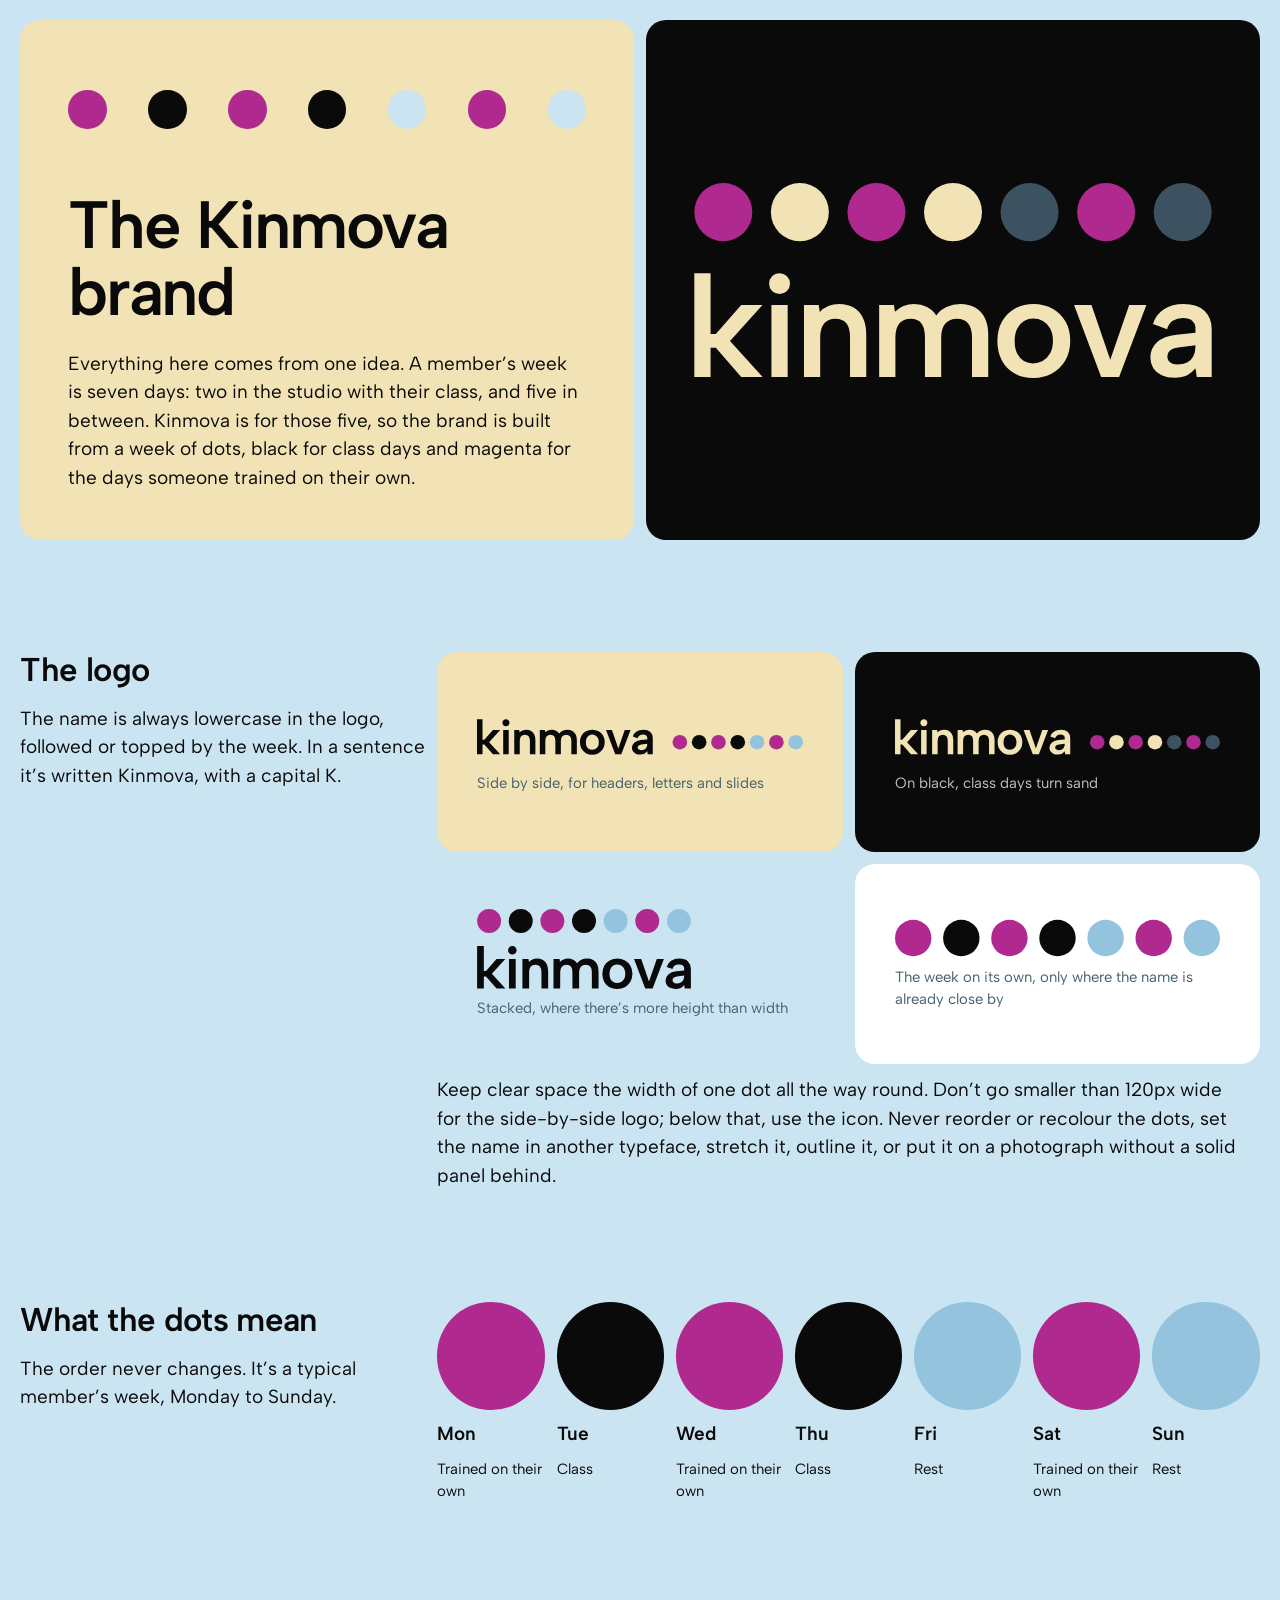
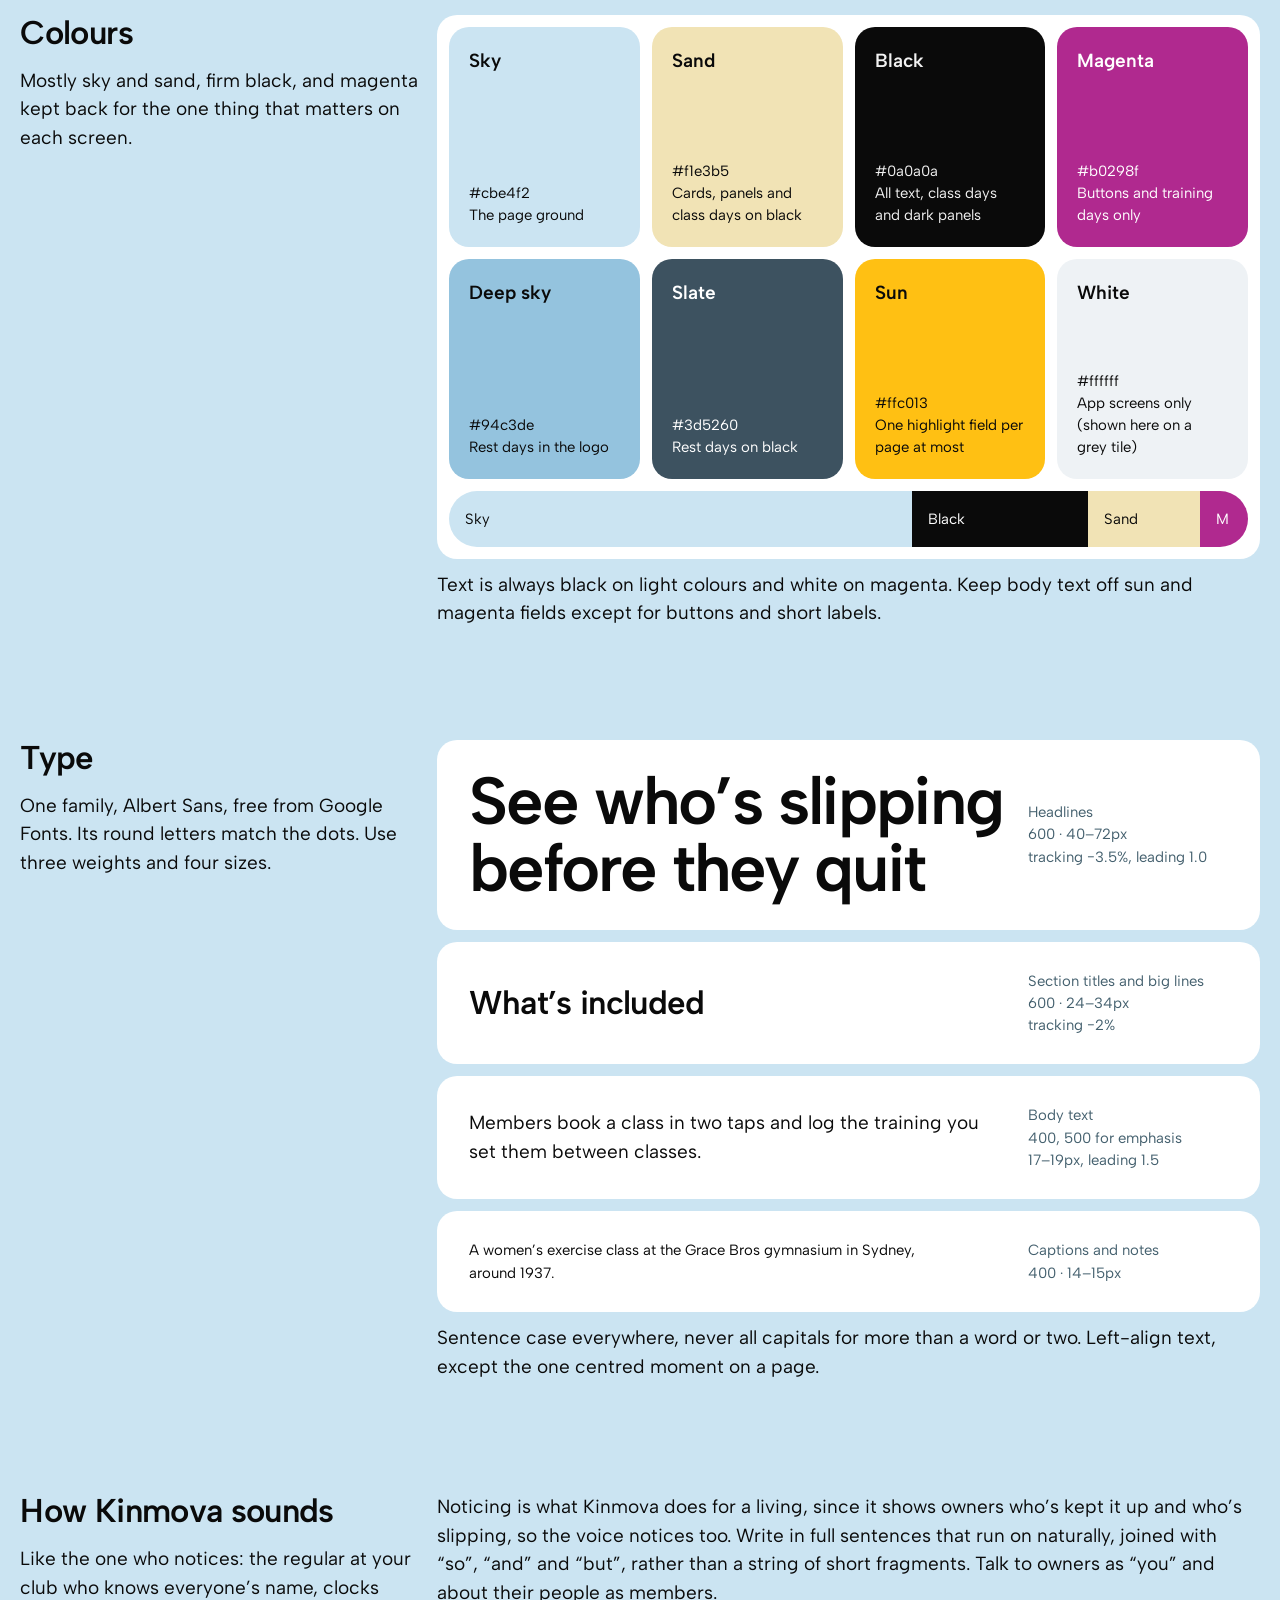
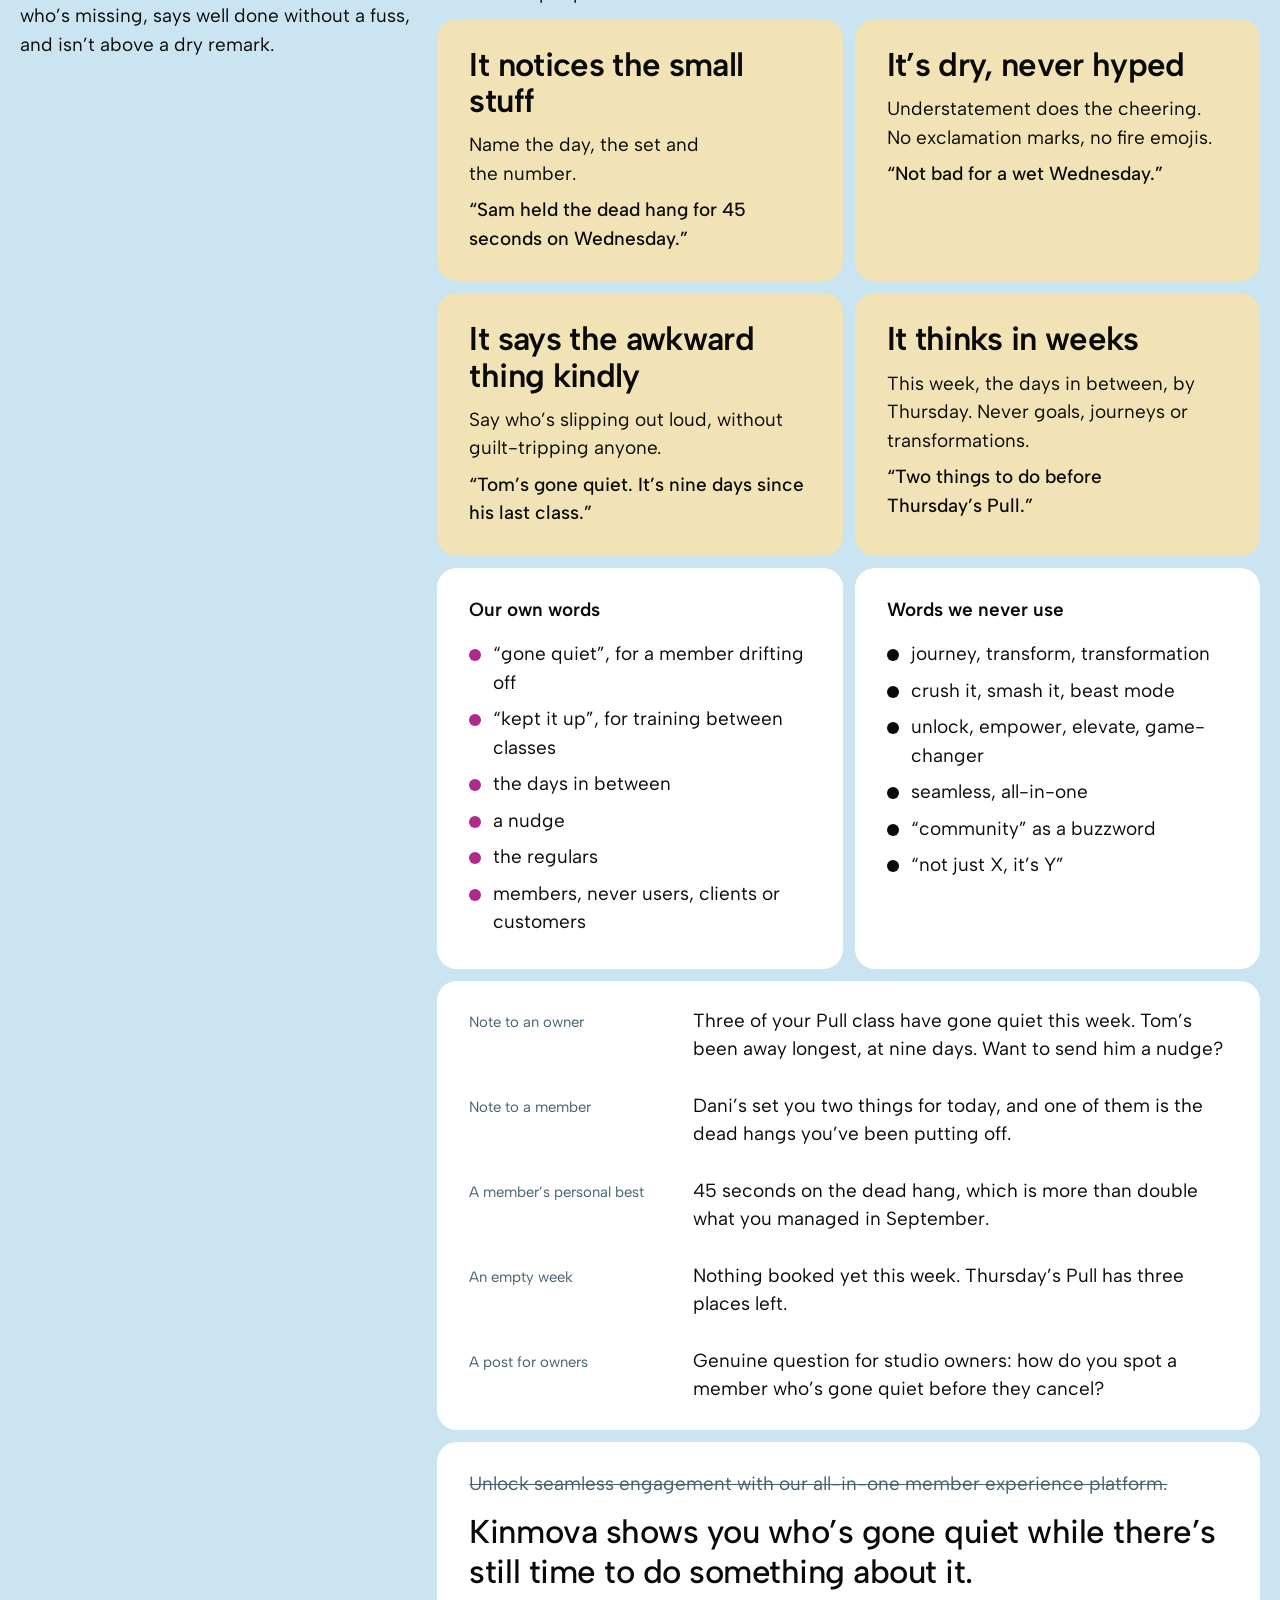
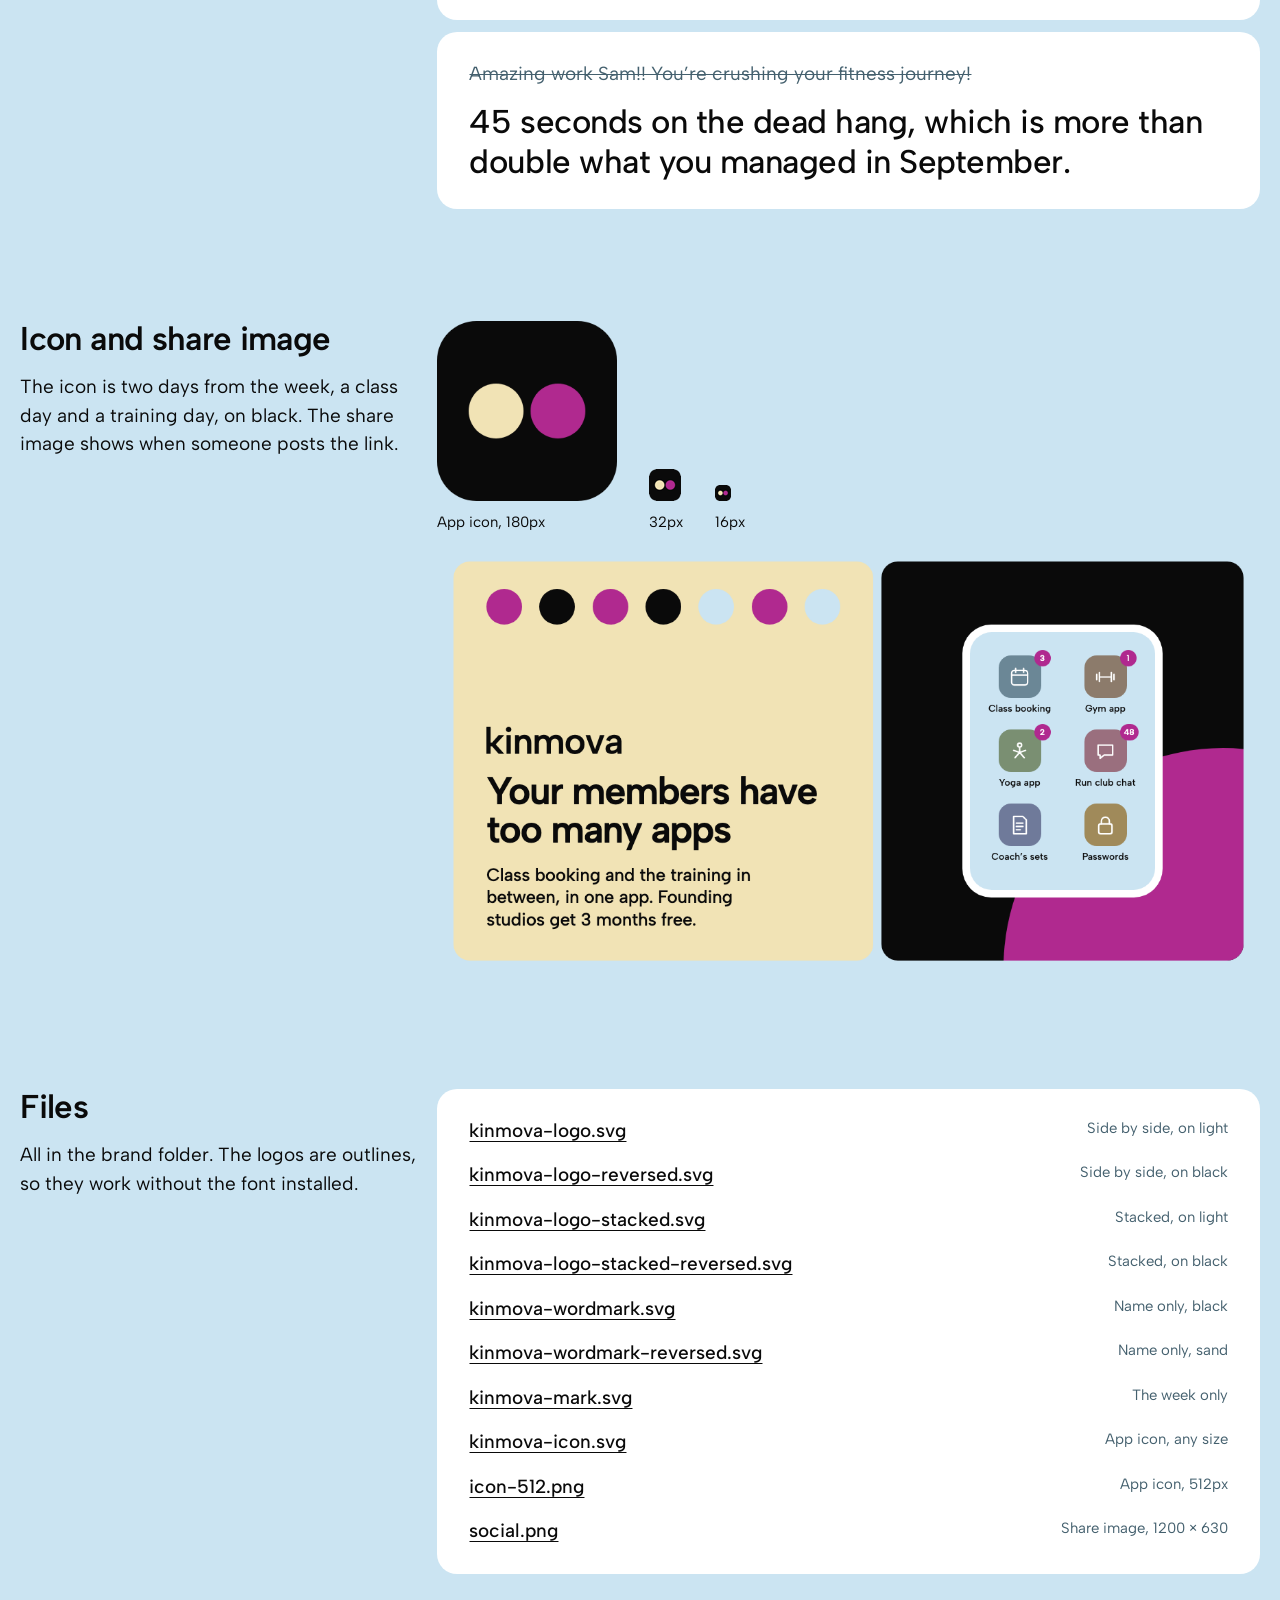
<file: brand.html>
<!doctype html>
<html lang="en-GB">
<head>
<meta charset="utf-8">
<meta name="viewport" content="width=device-width, initial-scale=1">
<title>Kinmova brand sheet</title>
<meta name="robots" content="noindex">
<link rel="icon" href="brand/favicon.svg" type="image/svg+xml">
<link rel="preconnect" href="https://fonts.googleapis.com">
<link rel="preconnect" href="https://fonts.gstatic.com" crossorigin>
<link href="https://fonts.googleapis.com/css2?family=Albert+Sans:wght@400;500;600&display=swap" rel="stylesheet">
<link rel="stylesheet" href="styles.css">
<style>
  .sheet { padding: 0 var(--m) 96px; }
  .sheet section { display: grid; grid-template-columns: repeat(12, 1fr); column-gap: var(--gap); padding-top: 112px; }
  .sheet h2 { grid-column: 1 / 5; font-size: var(--s-lead); letter-spacing: -0.02em; line-height: 1.1; }
  .sheet .lead { grid-column: 1 / 5; margin-top: 16px; max-width: 34ch; }
  .sheet .side { grid-column: 1 / 5; align-self: start; }
  .sheet .body { grid-column: 5 / 13; display: grid; gap: var(--gap); }
  .sheet-top { display: grid; grid-template-columns: 1fr 1fr; gap: var(--gap); padding: var(--m) 0 0; }
  .sheet-top .card { background: var(--sand); border-radius: var(--r); padding: 48px; display: flex; flex-direction: column; justify-content: space-between; gap: 48px; min-height: 520px; }
  .sheet-top h1 { font-size: var(--s-head); max-width: 12ch; }
  .sheet-top p { max-width: 44ch; }
  .sheet-top .stage { background: var(--night); border-radius: var(--r); display: grid; place-items: center; padding: 48px; }
  .sheet-top .stage img { width: min(100%, 520px); }
  .tile { border-radius: var(--r); padding: 40px; display: grid; place-items: center start; min-height: 200px; }
  .tile img { display: block; }
  .tiles-2 { display: grid; grid-template-columns: 1fr 1fr; gap: var(--gap); }
  .note { font-size: var(--s-small); color: var(--muted); margin-top: 8px; }
  .dark .note { color: #b9c4c9; }
  .days { display: grid; grid-template-columns: repeat(7, 1fr); gap: var(--gap); }
  .days div { display: grid; gap: 10px; justify-items: start; align-content: start; }
  .palette { background: var(--paper); border-radius: var(--r); padding: var(--gap); display: grid; gap: var(--gap); }
  .days i { display: block; width: 100%; aspect-ratio: 1; border-radius: 50%; }
  .days b { font-weight: 600; }
  .days span { font-size: var(--s-small); }
  .colours { display: grid; grid-template-columns: repeat(4, 1fr); gap: var(--gap); }
  .colour { border-radius: var(--r); padding: 20px; min-height: 220px; display: flex; flex-direction: column; justify-content: space-between; gap: 16px; }
  .colour strong { font-size: var(--s-body); font-weight: 600; }
  .colour p { font-size: var(--s-small); }
  .hex { font-variant-numeric: tabular-nums; }
  .props { display: grid; grid-template-columns: 58fr 22fr 14fr 6fr; height: 56px; border-radius: 999px; overflow: hidden; }
  .props span { display: flex; align-items: center; padding-left: 16px; font-size: var(--s-small); }
  .type-row { background: var(--paper); border-radius: var(--r); padding: 28px 32px; display: grid; grid-template-columns: 1fr 200px; gap: 24px; align-items: center; }
  .type-row .spec { font-size: var(--s-small); color: var(--muted); }
  .t-display { font-size: clamp(2.5rem, 1.3rem + 3.6vw, 4.5rem); font-weight: 600; letter-spacing: -0.035em; line-height: 1; }
  .t-head { font-size: var(--s-lead); font-weight: 600; letter-spacing: -0.02em; line-height: 1.1; }
  .t-body { font-size: var(--s-body); }
  .t-small { font-size: var(--s-small); }
  .voice-cols { display: grid; grid-template-columns: 1fr 1fr; gap: var(--gap); }
  .voice-box { background: var(--paper); border-radius: var(--r); padding: 28px 32px; }
  .voice-box h3 { font-size: var(--s-body); font-weight: 600; margin: 0 0 12px; }
  .voice-box li { display: grid; grid-template-columns: 12px 1fr; gap: 12px; align-items: baseline; padding: 4px 0; }
  .voice-box li::before { content: ""; width: 12px; height: 12px; border-radius: 50%; background: var(--accent); transform: translateY(1px); }
  .voice-box.avoid li::before { background: var(--ink); }
  .traits { display: grid; grid-template-columns: 1fr 1fr; gap: var(--gap); }
  .trait { background: var(--sand); border-radius: var(--r); padding: 28px 32px; display: grid; gap: 8px; align-content: start; }
  .trait h3 { font-size: var(--s-lead); font-weight: 600; letter-spacing: -0.02em; line-height: 1.1; margin: 0 0 4px; }
  .trait .eg { font-weight: 500; }
  .places { background: var(--paper); border-radius: var(--r); padding: 12px 32px; }
  .places li { display: grid; grid-template-columns: 200px 1fr; gap: 24px; padding: 14px 0; align-items: baseline; }
  .places span { font-size: var(--s-small); color: var(--muted); }
  .places p { font-size: var(--s-body); }
  .swap { background: var(--paper); border-radius: var(--r); padding: 28px 32px; display: grid; gap: 14px; }
  .swap p { margin: 0; }
  .swap .before { color: var(--muted); text-decoration: line-through; text-decoration-thickness: 1px; }
  .swap .after { font-size: var(--s-lead); font-weight: 500; letter-spacing: -0.015em; line-height: 1.2; }
  .icons { display: flex; align-items: flex-end; gap: 32px; flex-wrap: wrap; }
  .icons figure { display: grid; gap: 10px; justify-items: start; }
  .icons figcaption { font-size: var(--s-small); }
  .social img { width: 100%; height: auto; border-radius: var(--r); }
  .files { background: var(--paper); border-radius: var(--r); padding: 20px 32px; }
  .files li { display: grid; grid-template-columns: 1fr auto; gap: 16px; padding: 8px 0; }
  .files a { font-weight: 500; }
  .files span { font-size: var(--s-small); color: var(--muted); text-align: right; }
  @media (max-width: 900px) {
    .sheet h2, .sheet .lead, .sheet .side, .sheet .body { grid-column: 1 / 13; }
    .sheet .body { margin-top: 32px; }
    .sheet-top { grid-template-columns: 1fr; }
    .sheet-top .card { min-height: 0; }
    .colours { grid-template-columns: 1fr 1fr; }
    .tiles-2, .voice-cols, .traits { grid-template-columns: 1fr; }
    .places li { grid-template-columns: 1fr; gap: 4px; }
    .type-row { grid-template-columns: 1fr; }
  }
  @media (max-width: 560px) {
    .days { gap: 6px; }
    .days span { display: none; }
    .props span { font-size: 0; }
    .colours { grid-template-columns: 1fr; }
    .tile { padding: 28px 20px; }
    .tile img { max-width: 100%; height: auto !important; }
  }
</style>
</head>
<body>
<main class="sheet">

  <div class="sheet-top">
    <div class="card">
      <ol class="week week--card" aria-label="The Kinmova week: Monday trained, Tuesday class, Wednesday trained, Thursday class, Friday rest, Saturday trained, Sunday rest">
        <li class="day day--trained"></li><li class="day day--class"></li><li class="day day--trained"></li><li class="day day--class"></li><li class="day day--rest"></li><li class="day day--trained"></li><li class="day day--rest"></li>
      </ol>
      <div>
        <h1>The Kinmova brand</h1>
        <p style="margin-top:24px">Everything here comes from one idea. A member’s week is seven days: two in the studio with their class, and five in between. Kinmova is for those five, so the brand is built from a week of dots, black for class days and magenta for the days someone trained on their own.</p>
      </div>
    </div>
    <div class="stage"><img src="brand/kinmova-logo-stacked-reversed.svg" alt="The Kinmova logo: seven dots for a week, above the name in lowercase" width="361" height="122"></div>
  </div>

  <section aria-labelledby="logo-title">
    <div class="side">
      <h2 id="logo-title">The logo</h2>
      <p class="lead">The name is always lowercase in the logo, followed or topped by the week. In a sentence it’s written Kinmova, with a capital K.</p>
    </div>
    <div class="body">
      <div class="tiles-2">
        <div class="tile" style="background:var(--sand)"><div><img src="brand/kinmova-logo.svg" alt="Kinmova logo, side by side" width="320" height="54" style="height:54px;width:auto"><p class="note">Side by side, for headers, letters and slides</p></div></div>
        <div class="tile dark" style="background:var(--night)"><div><img src="brand/kinmova-logo-reversed.svg" alt="Kinmova logo, side by side, on black" width="320" height="54" style="height:54px;width:auto"><p class="note">On black, class days turn sand</p></div></div>
        <div class="tile" style="background:var(--sky)"><div><img src="brand/kinmova-logo-stacked.svg" alt="Kinmova logo, stacked" width="236" height="80" style="height:80px;width:auto"><p class="note">Stacked, where there’s more height than width</p></div></div>
        <div class="tile" style="background:var(--paper)"><div><img src="brand/kinmova-mark.svg" alt="The Kinmova week on its own" width="234" height="40" style="height:40px;width:auto"><p class="note">The week on its own, only where the name is already close by</p></div></div>
      </div>
      <p>Keep clear space the width of one dot all the way round. Don’t go smaller than 120px wide for the side-by-side logo; below that, use the icon. Never reorder or recolour the dots, set the name in another typeface, stretch it, outline it, or put it on a photograph without a solid panel behind.</p>
    </div>
  </section>

  <section aria-labelledby="dots-title">
    <div class="side">
      <h2 id="dots-title">What the dots mean</h2>
      <p class="lead">The order never changes. It’s a typical member’s week, Monday to Sunday.</p>
    </div>
    <div class="body">
      <div class="days">
        <div><i style="background:var(--accent)"></i><b>Mon</b><span>Trained on their own</span></div>
        <div><i style="background:var(--ink)"></i><b>Tue</b><span>Class</span></div>
        <div><i style="background:var(--accent)"></i><b>Wed</b><span>Trained on their own</span></div>
        <div><i style="background:var(--ink)"></i><b>Thu</b><span>Class</span></div>
        <div><i style="background:#94c3de"></i><b>Fri</b><span>Rest</span></div>
        <div><i style="background:var(--accent)"></i><b>Sat</b><span>Trained on their own</span></div>
        <div><i style="background:#94c3de"></i><b>Sun</b><span>Rest</span></div>
      </div>
    </div>
  </section>

  <section aria-labelledby="colour-title">
    <div class="side">
      <h2 id="colour-title">Colours</h2>
      <p class="lead">Mostly sky and sand, firm black, and magenta kept back for the one thing that matters on each screen.</p>
    </div>
    <div class="body">
      <div class="palette">
      <div class="colours">
        <div class="colour" style="background:var(--sky)"><strong>Sky</strong><p><span class="hex">#cbe4f2</span><br>The page ground</p></div>
        <div class="colour" style="background:var(--sand)"><strong>Sand</strong><p><span class="hex">#f1e3b5</span><br>Cards, panels and class days on black</p></div>
        <div class="colour" style="background:var(--ink);color:var(--night-ink)"><strong>Black</strong><p><span class="hex">#0a0a0a</span><br>All text, class days and dark panels</p></div>
        <div class="colour" style="background:var(--accent);color:#fff"><strong>Magenta</strong><p><span class="hex">#b0298f</span><br>Buttons and training days only</p></div>
        <div class="colour" style="background:#94c3de"><strong>Deep sky</strong><p><span class="hex">#94c3de</span><br>Rest days in the logo</p></div>
        <div class="colour" style="background:#3d5260;color:#fff"><strong>Slate</strong><p><span class="hex">#3d5260</span><br>Rest days on black</p></div>
        <div class="colour" style="background:var(--sun)"><strong>Sun</strong><p><span class="hex">#ffc013</span><br>One highlight field per page at most</p></div>
        <div class="colour" style="background:#eef2f5"><strong>White</strong><p><span class="hex">#ffffff</span><br>App screens only (shown here on a grey tile)</p></div>
      </div>
      <div class="props" role="img" aria-label="Rough proportions: sky 58%, black 22%, sand 14%, magenta 6%">
        <span style="background:var(--sky)">Sky</span><span style="background:var(--ink);color:#fff">Black</span><span style="background:var(--sand)">Sand</span><span style="background:var(--accent);color:#fff">M</span>
      </div>
      </div>
      <p>Text is always black on light colours and white on magenta. Keep body text off sun and magenta fields except for buttons and short labels.</p>
    </div>
  </section>

  <section aria-labelledby="type-title">
    <div class="side">
      <h2 id="type-title">Type</h2>
      <p class="lead">One family, Albert Sans, free from Google Fonts. Its round letters match the dots. Use three weights and four sizes.</p>
    </div>
    <div class="body">
      <div class="type-row"><p class="t-display">See who’s slipping before they quit</p><p class="spec">Headlines<br>600 · 40–72px<br>tracking −3.5%, leading 1.0</p></div>
      <div class="type-row"><p class="t-head">What’s included</p><p class="spec">Section titles and big lines<br>600 · 24–34px<br>tracking −2%</p></div>
      <div class="type-row"><p class="t-body">Members book a class in two taps and log the training you set them between classes.</p><p class="spec">Body text<br>400, 500 for emphasis<br>17–19px, leading 1.5</p></div>
      <div class="type-row"><p class="t-small">A women’s exercise class at the Grace Bros gymnasium in Sydney, around 1937.</p><p class="spec">Captions and notes<br>400 · 14–15px</p></div>
      <p>Sentence case everywhere, never all capitals for more than a word or two. Left-align text, except the one centred moment on a page.</p>
    </div>
  </section>

  <section aria-labelledby="voice-title">
    <div class="side">
      <h2 id="voice-title">How Kinmova sounds</h2>
      <p class="lead">Like the one who notices: the regular at your club who knows everyone’s name, clocks who’s missing, says well done without a fuss, and isn’t above a dry remark.</p>
    </div>
    <div class="body">
      <p>Noticing is what Kinmova does for a living, since it shows owners who’s kept it up and who’s slipping, so the voice notices too. Write in full sentences that run on naturally, joined with “so”, “and” and “but”, rather than a string of short fragments. Talk to owners as “you” and about their people as members.</p>
      <div class="traits">
        <div class="trait"><h3>It notices the small stuff</h3><p>Name the day, the set and the number.</p><p class="eg">“Sam held the dead hang for 45 seconds on Wednesday.”</p></div>
        <div class="trait"><h3>It’s dry, never hyped</h3><p>Understatement does the cheering. No exclamation marks, no fire emojis.</p><p class="eg">“Not bad for a wet Wednesday.”</p></div>
        <div class="trait"><h3>It says the awkward thing kindly</h3><p>Say who’s slipping out loud, without guilt-tripping anyone.</p><p class="eg">“Tom’s gone quiet. It’s nine days since his last class.”</p></div>
        <div class="trait"><h3>It thinks in weeks</h3><p>This week, the days in between, by Thursday. Never goals, journeys or transformations.</p><p class="eg">“Two things to do before Thursday’s Pull.”</p></div>
      </div>
      <div class="voice-cols">
        <div class="voice-box">
          <h3>Our own words</h3>
          <ul>
            <li>“gone quiet”, for a member drifting off</li>
            <li>“kept it up”, for training between classes</li>
            <li>the days in between</li>
            <li>a nudge</li>
            <li>the regulars</li>
            <li>members, never users, clients or customers</li>
          </ul>
        </div>
        <div class="voice-box avoid">
          <h3>Words we never use</h3>
          <ul>
            <li>journey, transform, transformation</li>
            <li>crush it, smash it, beast mode</li>
            <li>unlock, empower, elevate, game-changer</li>
            <li>seamless, all-in-one</li>
            <li>“community” as a buzzword</li>
            <li>“not just X, it’s Y”</li>
          </ul>
        </div>
      </div>
      <ul class="places">
        <li><span>Note to an owner</span><p>Three of your Pull class have gone quiet this week. Tom’s been away longest, at nine days. Want to send him a nudge?</p></li>
        <li><span>Note to a member</span><p>Dani’s set you two things for today, and one of them is the dead hangs you’ve been putting off.</p></li>
        <li><span>A member’s personal best</span><p>45 seconds on the dead hang, which is more than double what you managed in September.</p></li>
        <li><span>An empty week</span><p>Nothing booked yet this week. Thursday’s Pull has three places left.</p></li>
        <li><span>A post for owners</span><p>Genuine question for studio owners: how do you spot a member who’s gone quiet before they cancel?</p></li>
      </ul>
      <div class="swap">
        <p class="before">Unlock seamless engagement with our all-in-one member experience platform.</p>
        <p class="after">Kinmova shows you who’s gone quiet while there’s still time to do something about it.</p>
      </div>
      <div class="swap">
        <p class="before">Amazing work Sam!! You’re crushing your fitness journey!</p>
        <p class="after">45 seconds on the dead hang, which is more than double what you managed in September.</p>
      </div>
    </div>
  </section>

  <section aria-labelledby="icons-title">
    <div class="side">
      <h2 id="icons-title">Icon and share image</h2>
      <p class="lead">The icon is two days from the week, a class day and a training day, on black. The share image shows when someone posts the link.</p>
    </div>
    <div class="body">
      <div class="icons">
        <figure><img src="brand/icon-512.png" alt="Kinmova app icon at 180 pixels" width="180" height="180"><figcaption>App icon, 180px</figcaption></figure>
        <figure><img src="brand/favicon-32.png" alt="Kinmova icon at 32 pixels" width="32" height="32"><figcaption>32px</figcaption></figure>
        <figure><img src="brand/favicon-16.png" alt="Kinmova icon at 16 pixels" width="16" height="16"><figcaption>16px</figcaption></figure>
      </div>
      <figure class="social"><img src="brand/social.png" alt="Kinmova share image: the week of dots, the name, and the line Coach the days between classes" width="1200" height="630" loading="lazy"></figure>
    </div>
  </section>

  <section aria-labelledby="files-title">
    <div class="side">
      <h2 id="files-title">Files</h2>
      <p class="lead">All in the brand folder. The logos are outlines, so they work without the font installed.</p>
    </div>
    <div class="body">
      <ul class="files">
        <li><a href="brand/kinmova-logo.svg">kinmova-logo.svg</a><span>Side by side, on light</span></li>
        <li><a href="brand/kinmova-logo-reversed.svg">kinmova-logo-reversed.svg</a><span>Side by side, on black</span></li>
        <li><a href="brand/kinmova-logo-stacked.svg">kinmova-logo-stacked.svg</a><span>Stacked, on light</span></li>
        <li><a href="brand/kinmova-logo-stacked-reversed.svg">kinmova-logo-stacked-reversed.svg</a><span>Stacked, on black</span></li>
        <li><a href="brand/kinmova-wordmark.svg">kinmova-wordmark.svg</a><span>Name only, black</span></li>
        <li><a href="brand/kinmova-wordmark-reversed.svg">kinmova-wordmark-reversed.svg</a><span>Name only, sand</span></li>
        <li><a href="brand/kinmova-mark.svg">kinmova-mark.svg</a><span>The week only</span></li>
        <li><a href="brand/kinmova-icon.svg">kinmova-icon.svg</a><span>App icon, any size</span></li>
        <li><a href="brand/icon-512.png">icon-512.png</a><span>App icon, 512px</span></li>
        <li><a href="brand/social.png">social.png</a><span>Share image, 1200 × 630</span></li>
      </ul>
    </div>
  </section>

</main>
</body>
</html>
</file>
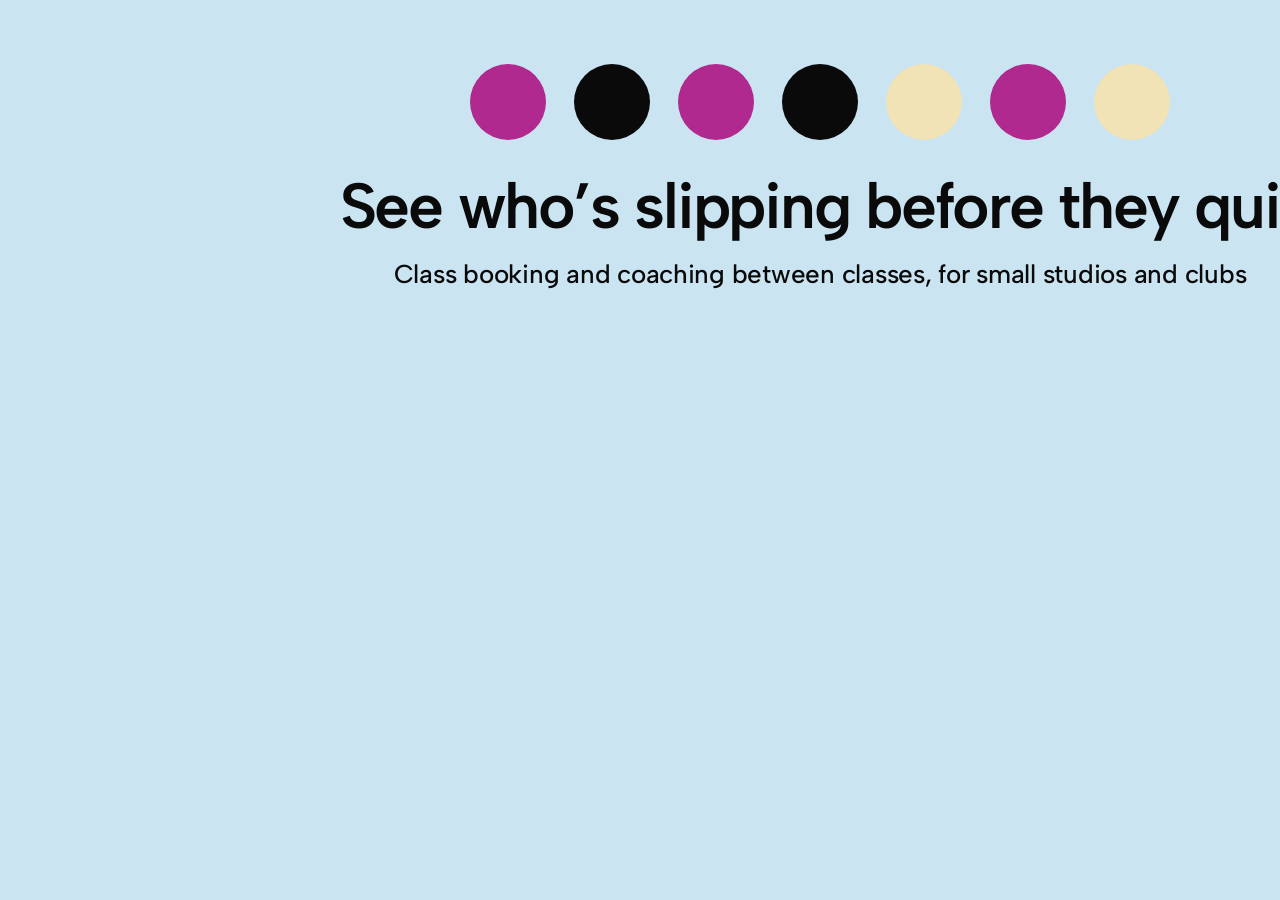
<file: brand/cover-source.html>
<!doctype html>
<!-- Source for brand/facebook-cover.png (1640 x 624). Key content stays in the middle 1100px so phones don't crop it. -->
<html lang="en-GB">
<head>
<meta charset="utf-8">
<link href="https://fonts.googleapis.com/css2?family=Albert+Sans:wght@500;600&display=block" rel="stylesheet">
<style>
  html, body { margin: 0; width: 1640px; height: 624px; overflow: hidden; background: #cbe4f2; }
  .wrap { width: 1640px; height: 624px; display: grid; place-items: start center; padding-top: 64px; box-sizing: border-box; font-family: "Albert Sans", sans-serif; color: #0a0a0a; }
  .inner { display: grid; justify-items: center; gap: 34px; }
  .week { display: flex; gap: 28px; }
  .week i { width: 76px; height: 76px; border-radius: 50%; display: block; }
  .t { background: #b0298f; } .c { background: #0a0a0a; } .r { background: #f1e3b5; }
  h1 { margin: 0; font-weight: 600; font-size: 64px; line-height: 1; letter-spacing: -0.035em; }
  p { margin: -14px 0 0; font-weight: 500; font-size: 26px; letter-spacing: -0.01em; }
</style>
</head>
<body>
<div class="wrap">
  <div class="inner">
    <div class="week"><i class="t"></i><i class="c"></i><i class="t"></i><i class="c"></i><i class="r"></i><i class="t"></i><i class="r"></i></div>
    <h1>See who’s slipping before they quit</h1>
    <p>Class booking and coaching between classes, for small studios and clubs</p>
  </div>
</div>
</body>
</html>
</file>
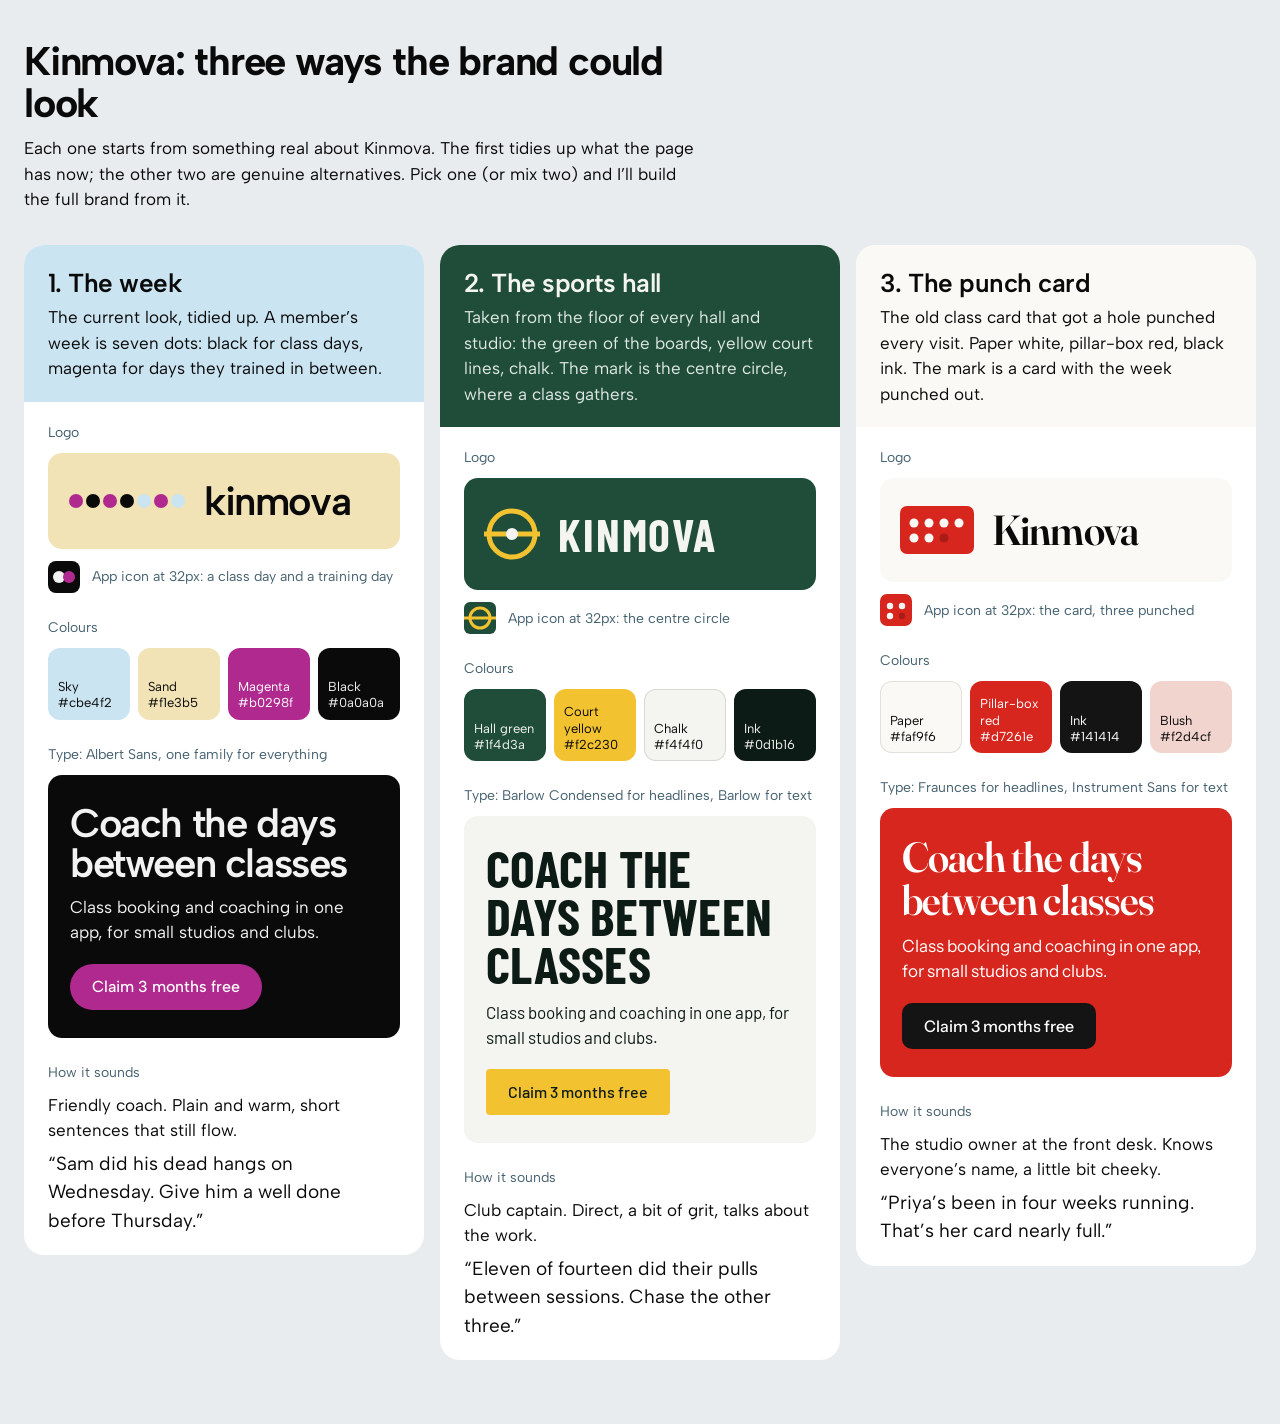
<file: brand/directions.html>
<!doctype html>
<html lang="en-GB">
<head>
<meta charset="utf-8">
<meta name="viewport" content="width=device-width, initial-scale=1">
<title>Kinmova brand directions</title>
<link rel="preconnect" href="https://fonts.googleapis.com">
<link rel="preconnect" href="https://fonts.gstatic.com" crossorigin>
<link href="https://fonts.googleapis.com/css2?family=Albert+Sans:wght@400;500;600&family=Barlow+Condensed:wght@600;700&family=Barlow:wght@400;500&family=Fraunces:opsz,wght@9..144,500;9..144,600&family=Instrument+Sans:wght@400;500&display=swap" rel="stylesheet">
<style>
  *, *::before, *::after { box-sizing: border-box; }
  body { margin: 0; background: #e9ecee; color: #0a0a0a; font: 400 17px/1.5 "Albert Sans", system-ui, sans-serif; }
  h1, h2, h3, p { margin: 0; }
  .page { padding: 40px 24px 64px; max-width: 1560px; margin: 0 auto; }
  .intro { max-width: 62ch; margin-bottom: 32px; }
  .intro h1 { font-size: 40px; letter-spacing: -0.03em; line-height: 1.05; }
  .intro p { margin-top: 12px; }
  .grid { display: grid; grid-template-columns: repeat(3, 1fr); gap: 16px; align-items: start; }
  .dir { border-radius: 20px; overflow: hidden; background: #fff; }
  .dir-head { padding: 24px 24px 20px; }
  .dir-head h2 { font: 600 26px/1.1 "Albert Sans", sans-serif; letter-spacing: -0.02em; }
  .dir-head p { margin-top: 8px; }
  .block { padding: 20px 24px; }
  .block + .block { padding-top: 4px; }
  .label { font-size: 14px; color: #44606e; margin-bottom: 10px; }
  .logo { border-radius: 14px; padding: 28px 20px; display: flex; align-items: center; gap: 18px; }
  .logo svg { display: block; }
  .smalls { display: flex; gap: 12px; align-items: center; margin-top: 12px; font-size: 14px; color: #44606e; }
  .swatches { display: grid; grid-template-columns: repeat(4, 1fr); gap: 8px; }
  .sw { border-radius: 12px; height: 72px; padding: 8px 10px; display: flex; flex-direction: column; justify-content: flex-end; font-size: 13px; line-height: 1.25; }
  .mock { border-radius: 14px; padding: 28px 22px; }
  .mock .btn { display: inline-flex; align-items: center; min-height: 46px; padding: 0 22px; margin-top: 18px; font-weight: 500; font-size: 16px; }
  .voice { font-size: 17px; }
  .voice q { display: block; margin-top: 6px; font-size: 19px; quotes: "“" "”" "‘" "’"; }

  /* The week */
  .a .dir-head { background: #cbe4f2; }
  .a .logo { background: #f1e3b5; }
  .a .mock { background: #0a0a0a; color: #f2f2f2; }
  .a .mock h3 { font: 600 40px/1 "Albert Sans", sans-serif; letter-spacing: -0.035em; }
  .a .mock .btn { background: #b0298f; color: #fff; border-radius: 999px; }
  .a .word { font: 600 40px/1 "Albert Sans", sans-serif; letter-spacing: -0.035em; }

  /* The sports hall */
  .b .dir-head { background: #1f4d3a; color: #f4f4f0; }
  .b .dir-head p { color: #dfe8e2; }
  .b .logo { background: #1f4d3a; color: #f4f4f0; }
  .b .mock { background: #f4f4f0; color: #0d1b16; }
  .b .mock h3 { font: 700 52px/0.92 "Barlow Condensed", sans-serif; text-transform: uppercase; letter-spacing: 0.005em; }
  .b .mock p { font-family: "Barlow", sans-serif; }
  .b .mock .btn { background: #f2c230; color: #0d1b16; border-radius: 4px; font-family: "Barlow", sans-serif; }
  .b .word { font: 700 46px/1 "Barlow Condensed", sans-serif; text-transform: uppercase; letter-spacing: 0.04em; color: #f4f4f0; }

  /* The punch card */
  .c .dir-head { background: #faf9f6; }
  .c .logo { background: #faf9f6; }
  .c .mock { background: #d7261e; color: #fff; }
  .c .mock h3 { font: 600 42px/1.02 "Fraunces", serif; letter-spacing: -0.02em; font-variation-settings: "opsz" 100; }
  .c .mock p { font-family: "Instrument Sans", sans-serif; }
  .c .mock .btn { background: #141414; color: #fff; border-radius: 10px; font-family: "Instrument Sans", sans-serif; }
  .c .word { font: 600 42px/1 "Fraunces", serif; letter-spacing: -0.02em; font-variation-settings: "opsz" 100; }

  @media (max-width: 1100px) { .grid { grid-template-columns: 1fr; max-width: 560px; } }
</style>
</head>
<body>
<div class="page">
  <div class="intro">
    <h1>Kinmova: three ways the brand could look</h1>
    <p>Each one starts from something real about Kinmova. The first tidies up what the page has now; the other two are genuine alternatives. Pick one (or mix two) and I’ll build the full brand from it.</p>
  </div>

  <div class="grid">

    <!-- 1. The week -->
    <article class="dir a">
      <div class="dir-head">
        <h2>1. The week</h2>
        <p>The current look, tidied up. A member’s week is seven dots: black for class days, magenta for days they trained in between.</p>
      </div>
      <div class="block">
        <div class="label">Logo</div>
        <div class="logo">
          <svg width="118" height="16" viewBox="0 0 118 16" aria-hidden="true"><circle cx="8" cy="8" r="7" fill="#b0298f"/><circle cx="25" cy="8" r="7" fill="#0a0a0a"/><circle cx="42" cy="8" r="7" fill="#b0298f"/><circle cx="59" cy="8" r="7" fill="#0a0a0a"/><circle cx="76" cy="8" r="7" fill="#cbe4f2"/><circle cx="93" cy="8" r="7" fill="#b0298f"/><circle cx="110" cy="8" r="7" fill="#cbe4f2"/></svg>
          <span class="word">kinmova</span>
        </div>
        <div class="smalls">
          <svg width="32" height="32" viewBox="0 0 32 32" aria-hidden="true"><rect width="32" height="32" rx="8" fill="#0a0a0a"/><circle cx="11" cy="16" r="6" fill="#f2f2f2"/><circle cx="21" cy="16" r="6" fill="#b0298f"/></svg>
          <span>App icon at 32px: a class day and a training day</span>
        </div>
      </div>
      <div class="block">
        <div class="label">Colours</div>
        <div class="swatches">
          <div class="sw" style="background:#cbe4f2">Sky<br>#cbe4f2</div>
          <div class="sw" style="background:#f1e3b5">Sand<br>#f1e3b5</div>
          <div class="sw" style="background:#b0298f;color:#fff">Magenta<br>#b0298f</div>
          <div class="sw" style="background:#0a0a0a;color:#f2f2f2">Black<br>#0a0a0a</div>
        </div>
      </div>
      <div class="block">
        <div class="label">Type: Albert Sans, one family for everything</div>
        <div class="mock">
          <h3>Coach the days between classes</h3>
          <p style="margin-top:12px">Class booking and coaching in one app, for small studios and clubs.</p>
          <span class="btn">Claim 3 months free</span>
        </div>
      </div>
      <div class="block">
        <div class="label">How it sounds</div>
        <p class="voice">Friendly coach. Plain and warm, short sentences that still flow.<q>Sam did his dead hangs on Wednesday. Give him a well done before Thursday.</q></p>
      </div>
    </article>

    <!-- 2. The sports hall -->
    <article class="dir b">
      <div class="dir-head">
        <h2>2. The sports hall</h2>
        <p>Taken from the floor of every hall and studio: the green of the boards, yellow court lines, chalk. The mark is the centre circle, where a class gathers.</p>
      </div>
      <div class="block">
        <div class="label">Logo</div>
        <div class="logo">
          <svg width="56" height="56" viewBox="0 0 56 56" aria-hidden="true"><circle cx="28" cy="28" r="23" fill="none" stroke="#f2c230" stroke-width="5"/><line x1="0" y1="28" x2="56" y2="28" stroke="#f2c230" stroke-width="5"/><circle cx="28" cy="28" r="6" fill="#f4f4f0"/></svg>
          <span class="word">Kinmova</span>
        </div>
        <div class="smalls">
          <svg width="32" height="32" viewBox="0 0 32 32" aria-hidden="true"><rect width="32" height="32" rx="6" fill="#1f4d3a"/><circle cx="16" cy="16" r="10" fill="none" stroke="#f2c230" stroke-width="3"/><line x1="0" y1="16" x2="32" y2="16" stroke="#f2c230" stroke-width="3"/></svg>
          <span>App icon at 32px: the centre circle</span>
        </div>
      </div>
      <div class="block">
        <div class="label">Colours</div>
        <div class="swatches">
          <div class="sw" style="background:#1f4d3a;color:#f4f4f0">Hall green<br>#1f4d3a</div>
          <div class="sw" style="background:#f2c230">Court yellow<br>#f2c230</div>
          <div class="sw" style="background:#f4f4f0;box-shadow:inset 0 0 0 1px #d9d9d2">Chalk<br>#f4f4f0</div>
          <div class="sw" style="background:#0d1b16;color:#f4f4f0">Ink<br>#0d1b16</div>
        </div>
      </div>
      <div class="block">
        <div class="label">Type: Barlow Condensed for headlines, Barlow for text</div>
        <div class="mock">
          <h3>Coach the days between classes</h3>
          <p style="margin-top:12px">Class booking and coaching in one app, for small studios and clubs.</p>
          <span class="btn">Claim 3 months free</span>
        </div>
      </div>
      <div class="block">
        <div class="label">How it sounds</div>
        <p class="voice">Club captain. Direct, a bit of grit, talks about the work.<q>Eleven of fourteen did their pulls between sessions. Chase the other three.</q></p>
      </div>
    </article>

    <!-- 3. The punch card -->
    <article class="dir c">
      <div class="dir-head">
        <h2>3. The punch card</h2>
        <p>The old class card that got a hole punched every visit. Paper white, pillar-box red, black ink. The mark is a card with the week punched out.</p>
      </div>
      <div class="block">
        <div class="label">Logo</div>
        <div class="logo">
          <svg width="74" height="48" viewBox="0 0 74 48" aria-hidden="true"><rect width="74" height="48" rx="7" fill="#d7261e"/><circle cx="14" cy="17" r="4.5" fill="#faf9f6"/><circle cx="29" cy="17" r="4.5" fill="#faf9f6"/><circle cx="44" cy="17" r="4.5" fill="#faf9f6"/><circle cx="59" cy="17" r="4.5" fill="#faf9f6"/><circle cx="14" cy="32" r="4.5" fill="#faf9f6"/><circle cx="29" cy="32" r="4.5" fill="#faf9f6"/><circle cx="44" cy="32" r="4.5" fill="#a91c16"/></svg>
          <span class="word">Kinmova</span>
        </div>
        <div class="smalls">
          <svg width="32" height="32" viewBox="0 0 32 32" aria-hidden="true"><rect width="32" height="32" rx="7" fill="#d7261e"/><circle cx="10" cy="12" r="3.2" fill="#faf9f6"/><circle cx="22" cy="12" r="3.2" fill="#faf9f6"/><circle cx="10" cy="22" r="3.2" fill="#faf9f6"/><circle cx="22" cy="22" r="3.2" fill="#a91c16"/></svg>
          <span>App icon at 32px: the card, three punched</span>
        </div>
      </div>
      <div class="block">
        <div class="label">Colours</div>
        <div class="swatches">
          <div class="sw" style="background:#faf9f6;box-shadow:inset 0 0 0 1px #e2e0da">Paper<br>#faf9f6</div>
          <div class="sw" style="background:#d7261e;color:#fff">Pillar-box red<br>#d7261e</div>
          <div class="sw" style="background:#141414;color:#fff">Ink<br>#141414</div>
          <div class="sw" style="background:#f2d4cf">Blush<br>#f2d4cf</div>
        </div>
      </div>
      <div class="block">
        <div class="label">Type: Fraunces for headlines, Instrument Sans for text</div>
        <div class="mock">
          <h3>Coach the days between classes</h3>
          <p style="margin-top:12px">Class booking and coaching in one app, for small studios and clubs.</p>
          <span class="btn">Claim 3 months free</span>
        </div>
      </div>
      <div class="block">
        <div class="label">How it sounds</div>
        <p class="voice">The studio owner at the front desk. Knows everyone’s name, a little bit cheeky.<q>Priya’s been in four weeks running. That’s her card nearly full.</q></p>
      </div>
    </article>

  </div>
</div>
</body>
</html>
</file>
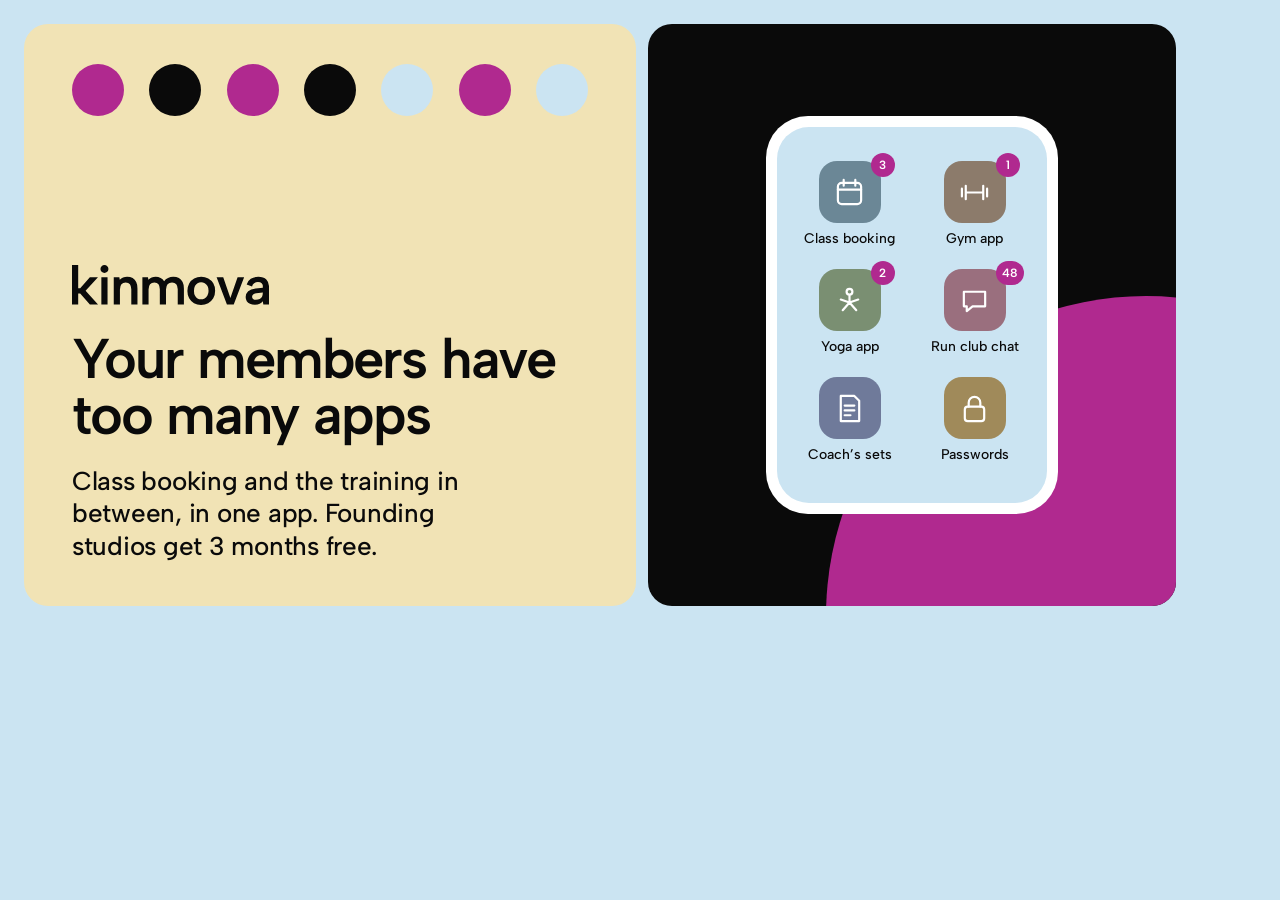
<file: brand/social-source.html>
<!doctype html>
<!-- Source for brand/social.png (1200 x 630). Re-render with a headless browser at that window size. -->
<html lang="en-GB">
<head>
<meta charset="utf-8">
<link href="https://fonts.googleapis.com/css2?family=Albert+Sans:wght@500;600&display=block" rel="stylesheet">
<style>
  html, body { margin: 0; width: 1200px; height: 630px; overflow: hidden; background: #cbe4f2; }
  .wrap { position: relative; width: 1200px; height: 630px; display: grid; grid-template-columns: 612px 1fr; gap: 12px; padding: 24px; box-sizing: border-box; }
  .card { background: #f1e3b5; border-radius: 24px; padding: 40px 48px 44px; display: flex; flex-direction: column; font-family: "Albert Sans", sans-serif; color: #0a0a0a; }
  .week { display: flex; justify-content: space-between; }
  .week i { width: 52px; height: 52px; border-radius: 50%; display: block; }
  .t { background: #b0298f; } .c { background: #0a0a0a; } .r { background: #cbe4f2; }
  .word { margin-top: auto; height: 40px; width: auto; align-self: flex-start; }
  h1 { margin: 26px 0 0; font-weight: 600; font-size: 56px; line-height: 1; letter-spacing: -0.035em; }
  p { margin: 22px 0 0; font-weight: 500; font-size: 26px; line-height: 1.25; letter-spacing: -0.01em; text-wrap: balance; }
  .stage { position: relative; overflow: hidden; background: #0a0a0a; border-radius: 24px; }
  .stage .mag { position: absolute; width: 640px; height: 640px; border-radius: 50%; background: #b0298f; right: -290px; bottom: -330px; }
  /* A member's phone today: generic apps only, as on the page's hero */
  .phone { position: absolute; left: 50%; top: 50%; translate: -50% -50%; width: 270px; padding: 11px; border-radius: 42px; background: #fff; }
  .screen { border-radius: 32px; background: #cbe4f2; padding: 34px 14px 40px; display: grid; grid-template-columns: 1fr 1fr; gap: 22px 8px; font-family: "Albert Sans", sans-serif; }
  .app { position: relative; display: grid; justify-items: center; gap: 7px; font-size: 14px; font-weight: 500; color: #0a0a0a; }
  .app b { width: 62px; height: 62px; border-radius: 18px; display: grid; place-items: center; }
  .app svg { width: 31px; height: 31px; fill: none; stroke: #fff; stroke-width: 4.5; stroke-linecap: round; stroke-linejoin: round; }
  .app em { position: absolute; top: -8px; left: calc(50% + 21px); min-width: 24px; height: 24px; padding: 0 6px; border-radius: 12px; background: #b0298f; color: #fff; font: 600 12px/24px "Albert Sans", sans-serif; font-style: normal; text-align: center; box-sizing: border-box; }
  .a1 { background: #6b8796; } .a2 { background: #8c7b6b; } .a3 { background: #7a8f72; } .a4 { background: #9a6f7e; } .a5 { background: #6f7a9a; } .a6 { background: #a08a5a; }
</style>
</head>
<body>
<div class="wrap">
  <div class="card">
    <div class="week"><i class="t"></i><i class="c"></i><i class="t"></i><i class="c"></i><i class="r"></i><i class="t"></i><i class="r"></i></div>
    <img class="word" src="kinmova-wordmark.svg" alt="kinmova">
    <h1>Your members have<br>too many apps</h1>
    <p>Class booking and the training in between, in one app. Founding studios get 3 months free.</p>
  </div>
  <div class="stage"><i class="mag"></i>
    <div class="phone"><div class="screen">
      <span class="app"><b class="a1"><svg viewBox="0 0 64 64"><rect x="8" y="12" width="48" height="44" rx="8"/><path d="M8 26h48M20 6v12M44 6v12"/></svg></b>Class booking<em>3</em></span>
      <span class="app"><b class="a2"><svg viewBox="0 0 64 64"><path d="M6 24v16M14 18v28M50 18v28M58 24v16M14 32h36"/></svg></b>Gym app<em>1</em></span>
      <span class="app"><b class="a3"><svg viewBox="0 0 64 64"><circle cx="32" cy="14" r="6"/><path d="M32 22v14M14 30l18 6 18-6M18 52l14-16 14 16"/></svg></b>Yoga app<em>2</em></span>
      <span class="app"><b class="a4"><svg viewBox="0 0 64 64"><path d="M10 14h44v30H28l-12 10V44h-6z"/></svg></b>Run club chat<em>48</em></span>
      <span class="app"><b class="a5"><svg viewBox="0 0 64 64"><path d="M14 6h28l10 10v42H14z"/><path d="M22 26h20M22 36h20M22 46h12"/></svg></b>Coach’s sets</span>
      <span class="app"><b class="a6"><svg viewBox="0 0 64 64"><rect x="12" y="28" width="40" height="30" rx="6"/><path d="M20 28v-8a12 12 0 0 1 24 0v8"/></svg></b>Passwords</span>
    </div></div>
  </div>
</div>
</body>
</html>
</file>
<file: styles.css>
/* Kinmova pre-launch page. Direction: One motif (seed 974067401). The motif is the day dot: one circle per day of a member's week. */

:root {
  --bg: #cbe4f2;
  --surface: #bcdcee;
  --ink: #0a0a0a;
  --muted: #44606e;
  --accent: #b0298f;
  --accent-ink: #ffffff;
  --sky: #cbe4f2;
  --sand: #f1e3b5;
  --sun: #ffc013;
  --night: #0a0a0a;
  --night-ink: #f2f2f2;
  --paper: #ffffff;

  --s-small: clamp(0.875rem, 0.85rem + 0.1vw, 0.9375rem);
  --s-body: clamp(1.0625rem, 1rem + 0.25vw, 1.1875rem);
  --s-lead: clamp(1.5rem, 1.1rem + 1.2vw, 2.125rem);
  --s-head: clamp(2.5rem, 1.3rem + 3.6vw, 4.5rem);
  --s-display: clamp(7rem, 1.5rem + 15vw, 15rem);

  --m: clamp(16px, 1.6vw, 24px);
  --gap: 12px;
  --r: 20px;
  --section: clamp(96px, 11vw, 176px);

  --ease-out: cubic-bezier(0.22, 1, 0.36, 1);
  --ease-in-out: cubic-bezier(0.65, 0, 0.35, 1);
}

*, *::before, *::after { box-sizing: border-box; }
html { -webkit-text-size-adjust: 100%; scroll-behavior: smooth; }
body {
  margin: 0;
  background: var(--bg);
  color: var(--ink);
  font-family: "Albert Sans", system-ui, sans-serif;
  font-size: var(--s-body);
  line-height: 1.5;
  font-weight: 400;
}
img { display: block; max-width: 100%; height: auto; }
a { color: inherit; text-decoration-thickness: 1px; text-underline-offset: 0.2em; }
h1, h2, h3, p, ul, ol, figure { margin: 0; }
ul, ol { padding: 0; list-style: none; }
h1, h2 { font-weight: 600; letter-spacing: -0.035em; line-height: 1; text-wrap: balance; }
p { text-wrap: pretty; }
:focus-visible { outline: 3px solid var(--ink); outline-offset: 3px; }
::selection { background: var(--accent); color: var(--accent-ink); }
.vh { position: absolute !important; width: 1px; height: 1px; overflow: hidden; clip: rect(0 0 0 0); clip-path: inset(50%); white-space: nowrap; }
.num { font-variant-numeric: tabular-nums; }
[hidden] { display: none !important; }

/* Studio or member view: the head script sets data-view on <html> from ?for=members */
html:not([data-view="member"]) [data-for="member"],
html[data-view="member"] [data-for="studio"] { display: none !important; }

/* Buttons: round, from the dot */
.btn {
  display: inline-flex; align-items: center; justify-content: center;
  min-height: 56px; padding: 0 30px;
  border-radius: 999px;
  background: var(--accent); color: var(--accent-ink);
  font: 500 var(--s-body)/1 "Albert Sans", system-ui, sans-serif;
  text-decoration: none;
  transition: transform 180ms var(--ease-out), background-color 180ms var(--ease-out);
}
.btn:hover { background: #95227a; }
.btn:active { transform: scale(0.97); }
.btn--small { min-height: 44px; padding: 0 20px; font-size: var(--s-small); }

/* ---------- Hero ---------- */
.hero {
  display: grid; grid-template-columns: 1fr 1fr; gap: var(--gap);
  padding: var(--m);
  min-height: 100svh;
}
.hero-card {
  background: var(--sand);
  border-radius: var(--r);
  display: flex; flex-direction: column; align-items: center; text-align: center;
  padding: 0 clamp(24px, 3vw, 44px) 36px;
  overflow: hidden;
}
.view-toggle { display: none; }
.js .view-toggle { display: inline-flex; margin-top: 22px; padding: 4px; gap: 4px; border-radius: 999px; background: #fff; }
.view-toggle button {
  min-height: 44px; padding: 0 20px; border: 0; border-radius: 999px; cursor: pointer;
  background: transparent; color: var(--ink);
  font: 500 var(--s-small) "Albert Sans", system-ui, sans-serif;
  transition: background-color 200ms var(--ease-out), color 200ms var(--ease-out);
}
.view-toggle button[aria-pressed="true"] { background: var(--ink); color: #fff; }
.view-toggle button:not([aria-pressed="true"]):hover { background: var(--sky); }
.week { display: flex; gap: 10px; }
.week--card {
  align-self: stretch; justify-content: space-between;
  padding: 22px 0 0;
}
.day { position: relative; width: clamp(28px, 3vw, 44px); aspect-ratio: 1; border-radius: 50%; background: var(--sky); }
.day--trained { background: var(--accent); }
.day--class { background: var(--ink); }
.wordmark { margin-top: auto; padding-top: 48px; line-height: 0; }
.wordmark img { height: clamp(26px, 2.3vw, 36px); width: auto; }
.hero-title { margin-top: 28px; font-size: clamp(2.5rem, 0.9rem + 3.3vw, 4.25rem); max-width: none; }
.hero-line { margin-top: 32px; max-width: 38ch; font-size: var(--s-body); }
.hero-card .btn { margin-top: 32px; }
.hero-note { margin-top: 18px; max-width: 42ch; font-size: var(--s-small); }
.hero-form { margin-top: 28px; width: min(100%, 540px); display: grid; grid-template-columns: 1fr 1fr; gap: 8px; text-align: left; }
.hero-form input, .hero-form select {
  width: 100%; min-height: 52px; padding: 0 16px; border: 0; border-radius: 14px;
  background: #fff; color: var(--ink);
  font: 400 var(--s-body) "Albert Sans", system-ui, sans-serif;
  appearance: none; -webkit-appearance: none;
}
.hero-form ::placeholder { color: var(--muted); opacity: 1; }
.hero-form select:invalid { color: var(--muted); }
.hero-form input:focus-visible, .hero-form select:focus-visible { outline: 3px solid var(--ink); outline-offset: 2px; }
.signup-form select {
  background-image: url("data:image/svg+xml,%3Csvg xmlns='http://www.w3.org/2000/svg' width='12' height='8' viewBox='0 0 12 8'%3E%3Cpath d='M1 1l5 5 5-5' fill='none' stroke='%2344606e' stroke-width='2'/%3E%3C/svg%3E");
  background-repeat: no-repeat; background-position: right 16px center; padding-right: 40px;
}
.signup-form.coupon-form select { background-repeat: no-repeat; background-position: right 16px center; background-image: url("data:image/svg+xml,%3Csvg xmlns='http://www.w3.org/2000/svg' width='12' height='8' viewBox='0 0 12 8'%3E%3Cpath d='M1 1l5 5 5-5' fill='none' stroke='%23ffffff' stroke-width='2'/%3E%3C/svg%3E"); }
.hero-submit { grid-column: 1 / -1; width: 100%; margin-top: 2px; border: 0; cursor: pointer; }
.hero-form .form-status { grid-column: 1 / -1; font-size: var(--s-small); text-align: center; }
.hero-form .form-status:empty { display: none; }
.hero-form .wide { grid-column: 1 / -1; }

/* After a member signs up: a message to send their club */
.share-step { width: min(100%, 540px); margin-top: 28px; display: grid; gap: 12px; text-align: left; }
.share-thanks { font-weight: 500; }
.share-title { font-size: var(--s-lead); font-weight: 600; letter-spacing: -0.02em; line-height: 1.05; outline: none; }
.share-text {
  width: 100%; padding: 14px 16px; border: 0; border-radius: 14px; resize: vertical;
  background: #fff; color: var(--ink);
  font: 400 var(--s-body)/1.45 "Albert Sans", system-ui, sans-serif;
}
.share-text:focus-visible { outline: 3px solid var(--ink); outline-offset: 2px; }
.share-btns { display: flex; flex-wrap: wrap; gap: 8px; }
.share-btn {
  display: inline-flex; align-items: center; justify-content: center;
  min-height: 48px; padding: 0 22px; border: 0; border-radius: 999px; cursor: pointer;
  background: #fff; color: var(--ink); text-decoration: none;
  font: 500 var(--s-small) "Albert Sans", system-ui, sans-serif;
  transition: transform 180ms var(--ease-out);
}
.share-btn:active { transform: scale(0.97); }
.share-btn:first-child { background: var(--accent); color: #fff; }
.share-status { font-size: var(--s-small); min-height: 1.5em; }
.coupon .share-step { width: auto; margin: 0; padding: 48px; align-content: center; }
.coupon .share-text { background: rgba(0, 0, 0, 0.2); color: #fff; }
.coupon .share-text:focus-visible { outline-color: #fff; }
.coupon .share-btn:first-child { background: var(--ink); }
.hero-links { margin-top: auto; padding-top: 48px; display: flex; flex-wrap: wrap; justify-content: center; gap: 8px 28px; font-size: var(--s-small); }
.hero-links a { text-decoration: none; padding: 6px 0; }
.hero-links a:hover { text-decoration: underline; }

.hero-stage {
  position: relative; overflow: hidden;
  border-radius: var(--r);
  background: var(--night);
  display: grid; place-items: center;
  min-height: 560px;
}
.giant-dot {
  position: absolute;
  width: max(120vh, 900px); aspect-ratio: 1; border-radius: 50%;
  background: var(--accent);
  right: -48%; bottom: -62%;
}

/* A member's phone today: six separate apps. The rounded squares are the page's one break from the dot, on purpose. */
.hero-phone { position: relative; z-index: 1; width: min(340px, 74%); padding: 14px; border-radius: 52px; background: var(--paper); }
.hp-screen { border-radius: 40px; background: var(--sky); padding: 44px 18px 72px; display: grid; grid-template-columns: 1fr 1fr; gap: 30px 10px; }
.hp-app { position: relative; display: grid; justify-items: center; gap: 8px; font-size: var(--s-small); font-weight: 500; line-height: 1.2; text-align: center; }
.hp-app b { width: 76px; aspect-ratio: 1; border-radius: 22px; display: grid; place-items: center; }
.hp-app svg, .hero-apps svg { width: 50%; height: 50%; fill: none; stroke: #fff; stroke-width: 4.5; stroke-linecap: round; stroke-linejoin: round; }
.hp-app i { position: absolute; top: -9px; left: calc(50% + 26px); min-width: 28px; height: 28px; padding: 0 7px; border-radius: 14px; background: var(--accent); color: #fff; font: 600 14px/28px "Albert Sans", system-ui, sans-serif; font-style: normal; text-align: center; }
.ap1 { background: #6b8796; } .ap2 { background: #8c7b6b; } .ap3 { background: #7a8f72; } .ap4 { background: #9a6f7e; } .ap5 { background: #6f7a9a; } .ap6 { background: #a08a5a; }
.hero-apps { display: none; }

/* ---------- Interface fragments (data-ui keeps its own borders and sizes) ---------- */
.ui { font-family: "Albert Sans", system-ui, sans-serif; color: var(--ink); text-align: left; line-height: 1.35; }
.ui-phone {
  position: relative; z-index: 1;
  width: min(360px, 82%);
  background: var(--paper);
  border-radius: 28px;
  padding: 22px 18px 20px;
  display: grid; gap: 12px;
  font-size: var(--s-small);
}
.ui-top { display: grid; gap: 2px; }
.ui-date { color: var(--muted); }
.ui-hello { font-size: var(--s-lead); font-weight: 600; letter-spacing: -0.02em; line-height: 1.1; }
.ui-week { display: flex; justify-content: space-between; }
.ui-week li { width: 34px; aspect-ratio: 1; border-radius: 50%; display: grid; place-items: center; background: #e4ebef; color: var(--muted); }
.ui-week b { font-weight: 500; }
.ui-week .on { background: var(--accent); color: #fff; }
.ui-week .cls { background: var(--ink); color: #fff; }
.ui-week .today { background: var(--paper); color: var(--ink); box-shadow: inset 0 0 0 2px var(--accent); } /* taste-skill-ignore: inside a data-ui fragment */
.ui-card { background: #eef2f5; border-radius: 16px; padding: 12px 14px; display: grid; gap: 8px; }
.ui-label { color: var(--muted); }
.ui-set { display: grid; grid-template-columns: 22px 1fr auto; align-items: center; gap: 10px; }
.ui-set .tick { width: 22px; aspect-ratio: 1; border-radius: 50%; box-shadow: inset 0 0 0 2px #9fb0b9; } /* taste-skill-ignore: inside a data-ui fragment */
.ui-set.done .tick { background: var(--accent); box-shadow: none; } /* taste-skill-ignore: inside a data-ui fragment */
.ui-set.done span:nth-child(2) { color: var(--muted); text-decoration: line-through; }
.ui-num { font-variant-numeric: tabular-nums; font-weight: 500; }
.ui-class { display: grid; grid-template-columns: 76px 1fr; gap: 10px; }
.ui-when { font-weight: 500; font-variant-numeric: tabular-nums; }
.ui-best { display: grid; grid-template-columns: 1fr auto; align-items: baseline; gap: 0 8px; padding: 2px 4px 0; }
.ui-best strong { font-size: var(--s-lead); font-weight: 600; letter-spacing: -0.02em; }
.ui-best .ui-soft { grid-column: 1 / -1; }
.ui-soft { color: var(--muted); }

.ui-panel {
  width: min(460px, 100%);
  background: var(--paper);
  border-radius: 24px;
  padding: 22px;
  display: grid; gap: 14px;
  font-size: var(--s-small);
}
.ui-head { display: grid; gap: 2px; }
.ui-owner { position: relative; z-index: 1; width: min(440px, 86%); }
.ui-big { display: flex; align-items: baseline; gap: 10px; }
.ui-big strong { font-size: var(--s-lead); font-weight: 600; letter-spacing: -0.02em; line-height: 1; }
.ui-table .slip td { color: var(--accent); font-weight: 500; }
.ui-nudge { display: flex; justify-content: space-between; align-items: center; gap: 12px; background: #f7e3f1; border-radius: 14px; padding: 10px 10px 10px 14px; }
.ui-btn--small { min-height: 36px; padding: 0 14px; white-space: nowrap; }
.ui-head strong { font-size: var(--s-body); font-weight: 600; }
.ui-table { width: 100%; border-collapse: collapse; font-variant-numeric: tabular-nums; }
.ui-table th { text-align: left; font-weight: 500; color: var(--muted); padding: 0 0 6px; border-bottom: 1px solid #dde4e8; } /* taste-skill-ignore: a real table inside a data-ui fragment */
.ui-table td { padding: 9px 0; border-bottom: 1px solid #e9eef1; } /* taste-skill-ignore: a real table inside a data-ui fragment */
.ui-table td:last-child, .ui-table th:last-child { text-align: right; }
.ui-pill { display: inline-block; margin-left: 6px; padding: 1px 8px; border-radius: 999px; background: var(--sun); font-weight: 500; }
.ui-offers { display: grid; grid-template-columns: 1fr 1fr; gap: 10px; }
.ui-offers div { background: #eef2f5; border-radius: 14px; padding: 10px 12px; display: grid; }
.ui-offers span { color: var(--muted); }
.ui-choice { display: grid; grid-template-columns: 22px 1fr auto; align-items: center; gap: 12px; padding: 10px 14px 10px 12px; border-radius: 14px; background: #eef2f5; }
.ui-choice .tick { width: 22px; aspect-ratio: 1; border-radius: 50%; box-shadow: inset 0 0 0 2px #9fb0b9; } /* taste-skill-ignore: inside a data-ui fragment */
.ui-choice.is-on { background: #f7e3f1; }
.ui-choice.is-on .tick { background: var(--accent); box-shadow: inset 0 0 0 5px #f7e3f1; } /* taste-skill-ignore: inside a data-ui fragment */
.ui-row { display: flex; justify-content: space-between; gap: 12px; padding-bottom: 10px; border-bottom: 1px solid #e9eef1; } /* taste-skill-ignore: inside a data-ui fragment */
.ui-btn { display: flex; justify-content: center; align-items: center; min-height: 46px; border-radius: 999px; background: var(--accent); color: #fff; font-weight: 500; }
.ui-small { margin-top: -4px; }

/* ---------- What it does: one statement with picture words ---------- */
.does { padding: clamp(72px, 6vw, 96px) var(--m) var(--section); display: grid; grid-template-columns: repeat(12, 1fr); column-gap: var(--gap); }
.statement {
  grid-column: 1 / 12;
  font-size: clamp(1.5rem, 0.9rem + 1.9vw, 2.25rem);
  line-height: 1.22; font-weight: 500; letter-spacing: -0.015em;
  max-width: 34em;
}
.slot {
  display: inline-flex; align-items: center; justify-content: center;
  height: 1em; width: 1.9em; vertical-align: -0.12em;
  border-radius: 999px; overflow: hidden;
  font-size: 1em; line-height: 1;
}
.slot--btn { background: var(--accent); }
.slot--price { background: var(--sand); }
.slot--btn i, .slot--price i { font-style: normal; font-size: 0.44em; font-weight: 600; letter-spacing: 0; }
.slot--btn i { color: #fff; }
.slot--tick { background: var(--ink); }
.slot--tick span { width: 0.62em; aspect-ratio: 1; border-radius: 50%; background: var(--accent); }
.slot--photo img { width: 100%; height: 100%; object-fit: cover; filter: grayscale(1); }
.does-phone { grid-column: 1 / 6; margin-top: 72px; }
.does-phone .ui-phone { width: min(360px, 100%); }
.does-foot { grid-column: 7 / 13; margin-top: 72px; align-self: center; display: grid; gap: 28px; justify-items: start; }
.does-foot p { max-width: 44ch; }
.does-title { font-size: var(--s-lead); font-weight: 600; letter-spacing: -0.02em; line-height: 1.1; margin: 0 0 -8px; }

/* ---------- The problem: a login each, the sets lost, then they go quiet ---------- */
.problem {
  display: grid; grid-template-columns: repeat(12, 1fr); column-gap: var(--gap); row-gap: clamp(64px, 6.5vw, 112px);
  padding: var(--section) var(--m) clamp(88px, 8vw, 112px);
  background: var(--night); color: var(--night-ink);
}
.problem-title { grid-column: 1 / 12; font-size: var(--s-head); }
.problem .pb { grid-column: 1 / 13; display: grid; grid-template-columns: repeat(12, 1fr); column-gap: var(--gap); align-items: center; }
.problem .pb-words { grid-column: 1 / 6; display: grid; gap: 20px; align-content: center; }
.problem .pb-words p { max-width: 34ch; font-size: clamp(1.1875rem, 0.95rem + 0.7vw, 1.625rem); line-height: 1.35; letter-spacing: -0.01em; }
.problem .pb-title { font-size: var(--s-lead); font-weight: 600; letter-spacing: -0.02em; line-height: 1.08; max-width: 18ch; text-wrap: balance; }
.problem .pb-fig { grid-column: 7 / 13; }
.problem .pb--flip .pb-words { grid-column: 8 / 13; }
.problem .pb--flip .pb-fig { grid-column: 1 / 7; grid-row: 1; }

/* A login each: three cards, one tone step apart */
.problem .logins { position: relative; height: clamp(400px, 32vw, 470px); }
.problem .lg { position: absolute; width: min(430px, 84%); padding: 26px 28px 28px; border-radius: var(--r); display: grid; gap: 12px; color: var(--ink); }
.problem .lg:nth-child(1) { left: 0; top: 0; background: #c9d1d5; }
.problem .lg:nth-child(2) { left: 8%; top: 70px; background: #e4e9ec; }
.problem .lg:nth-child(3) { left: 16%; top: 140px; background: var(--paper); }
.problem .lg strong { font-size: var(--s-body); font-weight: 600; }
.problem .lg-f { min-height: 48px; padding: 0 16px; border-radius: 12px; background: rgba(10, 10, 10, 0.07); display: flex; align-items: center; font-size: var(--s-small); color: #34505d; }
.problem .lg-pw { color: var(--ink); letter-spacing: 0.14em; }
.problem .lg-forgot { font-size: var(--s-small); font-weight: 600; color: var(--accent); }

/* The coach's sets, pushed out of view by the chat */
.problem .chat { height: clamp(340px, 26vw, 380px); overflow: hidden; display: flex; flex-direction: column; justify-content: flex-end; padding: 20px; border-radius: var(--r); background: #171717; }
.problem .msg { flex: none; max-width: 82%; padding: 12px 16px; border-radius: 18px; background: #2a2a2a; font-size: var(--s-small); line-height: 1.35; overflow: hidden; }
.problem .msg + .msg { margin-top: 10px; }
.problem .msg span { display: block; margin-bottom: 2px; font-weight: 600; color: #9aa5ab; }
.problem .msg--coach { background: #4a1d3e; }
.problem .msg--coach span { color: #f0a5dc; }

/* Then they go quiet: the week of dots empties */
.problem .quiet { display: grid; gap: 22px; }
.problem .qweek { display: flex; gap: clamp(8px, 1vw, 14px); }
.problem .qweek li { width: clamp(40px, 5.6vw, 80px); aspect-ratio: 1; border-radius: 50%; display: grid; place-items: center; background: #262626; color: #7f8b91; font-size: var(--s-small); font-weight: 600; }
.problem .qmonth { display: grid; font-size: var(--s-lead); font-weight: 600; letter-spacing: -0.02em; color: #9aa5ab; }
.problem .qmonth span { grid-area: 1 / 1; opacity: 0; }
.problem .qmonth span:last-child { opacity: 1; }

/* The turn: six app squares close up into the week of dots */
.does .merge { grid-column: 1 / 13; display: flex; gap: clamp(8px, 1.2vw, 18px); }
.does .merge li { width: clamp(40px, 7vw, 112px); aspect-ratio: 1; border-radius: 50%; background: var(--accent); }
.does .merge li:nth-child(2), .does .merge li:nth-child(4) { background: var(--ink); }
.does .merge li:nth-child(5), .does .merge li:nth-child(7) { background: var(--sand); }
.does-head { grid-column: 1 / 12; margin-top: 48px; font-size: var(--s-head); }
.does .statement { margin-top: 48px; }

/* ---------- See who's gone quiet: one control, blown up ---------- */
.switch-sec {
  position: relative; overflow: hidden;
  min-height: 92svh;
  background: var(--sun);
  transition: background-color 420ms var(--ease-out);
  padding: var(--section) var(--m) var(--m);
}
.switch-sec[data-state="kept"] { background: var(--sand); }
.switch-words { position: relative; z-index: 1; max-width: 30rem; }
.switch-words h2 { font-size: var(--s-head); }
.switch-words p { margin-top: 28px; max-width: 34ch; }
.quiet-list { margin-top: 40px; }
.big-switch {
  position: absolute; right: -7vw; bottom: 4vh;
  font-size: clamp(64px, 15vh, 150px);
}
.bs-control {
  display: flex; flex-direction: column; align-items: flex-start; gap: 0.18em;
  padding: 0; border: 0; background: none; cursor: pointer;
  font: inherit; color: var(--ink); text-align: left;
}
.bs-text { display: grid; order: -1; padding-left: 0.12em; }
.bs-label { font-size: 0.3em; font-weight: 500; line-height: 1.2; }
.bs-value { font-size: 0.62em; font-weight: 600; letter-spacing: -0.03em; line-height: 1.05; font-variant-numeric: tabular-nums; }
.bs-track {
  position: relative; display: block;
  width: 4.6em; height: 2.4em; border-radius: 999px;
  background: var(--ink);
  transition: background-color 300ms var(--ease-out);
}
.bs-knob {
  position: absolute; top: 0.2em; left: 2.4em;
  width: 2em; height: 2em; border-radius: 50%;
  background: var(--accent);
  transition: left 340ms var(--ease-out), background-color 300ms var(--ease-out);
}
.bs-control[aria-checked="false"] .bs-track { background: #8f8a77; }
.bs-control[aria-checked="false"] .bs-knob { left: 0.2em; background: var(--paper); }
.bs-control:hover .bs-knob { transform: scale(1.03); }
.bs-control:active .bs-knob { transform: scale(0.96); }

#member-questions { padding-bottom: 0; }

/* ---------- What's included ---------- */
.included {
  display: grid; grid-template-columns: repeat(12, 1fr); column-gap: var(--gap);
  padding: var(--section) var(--m);
  align-items: start;
}
.inc-photo { grid-column: 1 / 7; position: sticky; top: 10vh; }
.inc-circle { position: relative; width: min(100%, 78vh); aspect-ratio: 1; border-radius: 50%; overflow: hidden; background: var(--night); }
.inc-circle img {
  position: absolute; inset: 0; width: 100%; height: 100%; object-fit: cover;
  opacity: 0; transition: opacity 1600ms ease;
  filter: grayscale(1) contrast(1.05);
}
.inc-circle img.is-on { opacity: 1; }
.inc-caption { margin-top: 20px; font-size: var(--s-small); max-width: 46ch; min-height: 3em; }
.inc-list { grid-column: 8 / 13; }
.inc-list h2 { font-size: var(--s-lead); font-weight: 600; letter-spacing: -0.02em; line-height: 1.1; }
.inc-intro { margin-top: 16px; max-width: 40ch; }
.inc-group { margin-top: 48px; font-size: var(--s-body); font-weight: 400; color: var(--muted); }
.rows { margin-top: 12px; }
.rows li {
  display: grid; grid-template-columns: 16px 1fr auto; align-items: baseline; gap: 0 12px;
  padding: 7px 0;
}
.rows li::before { content: ""; width: 12px; height: 12px; border-radius: 50%; background: var(--accent); transform: translateY(1px); }
.rows .val { font-size: var(--s-small); color: var(--muted); text-align: right; font-variant-numeric: tabular-nums; }

/* ---------- Founding studios: the price, very large ---------- */
.offer {
  display: grid; grid-template-columns: repeat(12, 1fr); column-gap: var(--gap);
  align-items: center;
  padding: var(--section) var(--m);
  background: var(--sand);
}
.offer-words { grid-column: 1 / 5; align-self: start; }
.offer-words h2 { font-size: var(--s-lead); letter-spacing: -0.02em; line-height: 1.1; }
.offer-words p { margin-top: 20px; max-width: 36ch; }
.offer-figure { grid-column: 6 / 13; position: relative; display: grid; justify-items: start; }
.figure {
  position: relative; z-index: 0;
  font-size: var(--s-display); font-weight: 600; letter-spacing: -0.05em; line-height: 0.85;
  display: flex; align-items: flex-start;
}
.cur { font-size: 0.5em; line-height: 1; margin-top: 0.06em; margin-right: 0.04em; }
.per { align-self: flex-end; margin-left: 0.6em; margin-bottom: 0.12em; font-size: var(--s-body); font-weight: 500; letter-spacing: 0; line-height: 1.2; white-space: nowrap; }
.offer-dot {
  position: absolute; z-index: 1;
  width: clamp(80px, 7vw, 120px); aspect-ratio: 1; border-radius: 50%;
  background: var(--accent);
  left: calc(clamp(7rem, 1.5rem + 15vw, 15rem) * 0.95); top: -0.5em;
  animation: dot-bob 6s var(--ease-in-out) infinite alternate;
}
@keyframes dot-bob { to { transform: translateY(14px); } }
.offer-lines { margin-top: 24px; display: grid; gap: 6px; font-size: var(--s-body); }
.offer-then { margin-top: 28px; font-size: var(--s-lead); font-weight: 600; letter-spacing: -0.02em; line-height: 1.15; max-width: 22ch; }
.offer-move { margin-top: 20px; max-width: 44ch; }
.offer-figure .btn { margin-top: 28px; }

/* ---------- Questions ---------- */
/* ---------- Founding story: a member going quiet, told by the founder ---------- */
.story {
  display: grid; grid-template-columns: repeat(12, 1fr); column-gap: var(--gap);
  background: var(--sand); padding: var(--section) var(--m);
}
.story-head { grid-column: 1 / 6; align-self: start; position: sticky; top: 96px; }
.story-head h2 { font-size: var(--s-head); }
/* The founder's week: three weeks in, then the dots go quiet */
.story-photo { margin-top: 40px; width: min(100%, 360px); aspect-ratio: 1; border-radius: 50%; overflow: hidden; background: var(--night); }
.story-photo img { width: 100%; height: 100%; object-fit: cover; }
.story-dots { display: flex; gap: 10px; margin-top: 28px; }
.story-dots li { width: clamp(28px, 3vw, 44px); aspect-ratio: 1; border-radius: 50%; background: var(--accent); }
.story-dots li:nth-child(n+4) { background: var(--sky); }
.story-body { grid-column: 7 / 13; display: grid; gap: 22px; line-height: 1.55; }
.story-body p { max-width: 46ch; }
.story-sign { margin-top: 8px; font-weight: 600; }

.faq {
  display: grid; grid-template-columns: repeat(12, 1fr); column-gap: var(--gap);
  padding: var(--section) var(--m);
  align-items: start;
}
.faq h2 { grid-column: 1 / 5; font-size: var(--s-head); position: sticky; top: 96px; }
.faq-list { grid-column: 5 / 13; display: grid; gap: 8px; }
.faq details { background: var(--surface); border-radius: var(--r); transition: background-color 240ms var(--ease-out), color 240ms var(--ease-out); }
.faq summary {
  position: relative; list-style: none; cursor: pointer;
  display: flex; align-items: center;
  min-height: 72px; padding: 16px 64px 16px 24px;
  font-size: var(--s-body); font-weight: 500;
}
.faq summary::-webkit-details-marker { display: none; }
.faq summary::before, .faq summary::after {
  content: ""; position: absolute; right: 24px; top: 50%;
  width: 16px; height: 3px; margin-top: -1.5px; border-radius: 2px;
  background: currentColor;
  transition: transform 240ms var(--ease-out);
}
.faq summary::after { transform: rotate(90deg); }
.faq details[open] { background: var(--night); color: var(--night-ink); }
.faq details[open] summary::after { transform: rotate(0deg); }
.faq details p { padding: 0 24px 24px; max-width: 52ch; }
.faq summary:hover { text-decoration: underline; text-underline-offset: 0.2em; }

/* ---------- Claim: the coupon ---------- */
.claim { padding: var(--section) var(--m); display: grid; grid-template-columns: repeat(12, 1fr); column-gap: var(--gap); }
.coupon {
  grid-column: 2 / 12;
  display: grid; grid-template-columns: 46fr 6px 54fr;
  background: var(--accent); color: var(--accent-ink);
  border-radius: var(--r);
  min-height: clamp(420px, 34vw, 520px);
}
.coupon-words {
  display: flex; flex-direction: column; justify-content: space-between; gap: 32px;
  padding: 48px;
}
.perf { position: relative; display: flex; flex-direction: column; justify-content: space-between; padding: 30px 0; }
.perf i { display: block; width: 6px; height: 6px; border-radius: 50%; background: var(--bg); }
.perf::before, .perf::after {
  content: ""; position: absolute; left: 50%; width: 28px; height: 28px; margin-left: -14px;
  border-radius: 50%; background: var(--bg);
}
.perf::before { top: -14px; }
.perf::after { bottom: -14px; }
.coupon-words h2 { font-size: var(--s-lead); line-height: 1.05; letter-spacing: -0.02em; max-width: 12ch; }
.coupon-words p { max-width: 34ch; }
.coupon-form { padding: 48px; display: grid; gap: 10px; align-content: center; }
.coupon-form input, .coupon-form select {
  width: 100%; min-height: 52px; padding: 0 18px;
  border: 0; border-radius: 14px;
  background: rgba(0, 0, 0, 0.2); color: #fff;
  font: 400 var(--s-body) "Albert Sans", system-ui, sans-serif;
  appearance: none; -webkit-appearance: none;
}
.coupon-form select:invalid { color: rgba(255, 255, 255, 0.86); }
.coupon-form option { color: var(--ink); }
.coupon-form ::placeholder { color: rgba(255, 255, 255, 0.86); opacity: 1; }
.coupon-form input:focus-visible, .coupon-form select:focus-visible { outline: 3px solid #fff; outline-offset: 2px; }
.coupon-submit {
  margin-top: 6px; min-height: 56px; border: 0; border-radius: 999px;
  background: var(--ink); color: #fff; cursor: pointer;
  font: 500 var(--s-body) "Albert Sans", system-ui, sans-serif;
  transition: transform 180ms var(--ease-out), background-color 180ms var(--ease-out);
}
.coupon-submit:hover { background: #262626; }
.coupon-submit:active { transform: scale(0.98); }
.coupon-submit:focus-visible { outline: 3px solid #fff; outline-offset: 3px; }
.form-status { min-height: 1.5em; font-size: var(--s-small); }

/* ---------- Page tracker: the week fills as you scroll (desktop) ---------- */
.page-week { display: none; }
@media (min-width: 1025px) {
  .page-week { display: grid; gap: 8px; position: fixed; right: 14px; top: 50%; translate: 0 -50%; z-index: 20; transition: opacity 300ms var(--ease-out); }
  .page-week i { width: 10px; height: 10px; border-radius: 50%; background: rgba(10, 10, 10, 0.16); transition: background-color 300ms var(--ease-out), scale 300ms var(--ease-out); }
  .page-week i.lit { scale: 1.2; }
  .page-week i.lit.t { background: var(--accent); }
  .page-week i.lit.c { background: var(--ink); }
  .page-week i.lit.r { background: #94c3de; }
  .page-week.gone { opacity: 0; }
}

/* ---------- Footer ---------- */
.claim { padding-bottom: clamp(72px, 7vw, 112px); }
.foot { background: var(--night); color: var(--night-ink); padding: clamp(72px, 7vw, 112px) var(--m) 32px; }
.foot-mark { display: grid; grid-template-columns: repeat(7, 1fr); gap: 4px; }
.foot-mark span { aspect-ratio: 1; border-radius: 50%; background: var(--accent); }
.foot-mark .c { background: var(--sand); }
.foot-mark .r { background: #3d5260; }
.foot-name { margin-top: 40px; line-height: 0; }
.foot-name img { height: clamp(40px, 5vw, 72px); width: auto; }
.foot-cols { margin-top: 56px; display: grid; grid-template-columns: repeat(12, 1fr); column-gap: var(--gap); }
.foot-cols nav { grid-column: 1 / 5; display: grid; gap: 8px; align-content: start; }
.foot-cols nav a { text-decoration: none; }
.foot-cols nav a:hover { text-decoration: underline; }
.credits { grid-column: 6 / 13; font-size: var(--s-small); max-width: 70ch; }
.foot-last { margin-top: 56px; display: flex; justify-content: space-between; align-items: center; gap: 16px; font-size: var(--s-small); }

/* ---------- Entrances (only when scripting works) ---------- */
@media (prefers-reduced-motion: no-preference) {
  .js [data-rise] { opacity: 0; transform: translateY(20px); animation: rise 800ms var(--ease-out) forwards; animation-delay: calc(var(--i, 0) * 80ms + 120ms); }
  .js [data-reveal] { opacity: 0; transform: translateY(44px); transition: opacity 800ms var(--ease-out), transform 1000ms var(--ease-out); transition-delay: calc(var(--i, 0) * 80ms); }
  .js [data-reveal].is-in { opacity: 1; transform: none; }
  .js .day { transform: scale(0.4); opacity: 0; animation: pop 600ms var(--ease-out) forwards; }
  .js .day:nth-child(1) { animation-delay: 300ms; } .js .day:nth-child(2) { animation-delay: 380ms; }
  .js .day:nth-child(3) { animation-delay: 460ms; } .js .day:nth-child(4) { animation-delay: 540ms; }
  .js .day:nth-child(5) { animation-delay: 620ms; } .js .day:nth-child(6) { animation-delay: 700ms; }
  .js .day:nth-child(7) { animation-delay: 780ms; }
  .js .giant-dot { animation: drift 14s var(--ease-in-out) infinite alternate; }
  .js .hero-phone { opacity: 0; transform: translateY(32px); animation: rise 900ms var(--ease-out) 260ms forwards; }
    .js .inc-circle { will-change: scale, rotate; }
  .js .hp-app { opacity: 0; transform: scale(0.6); animation: pop 520ms var(--ease-out) forwards; animation-delay: calc(700ms + var(--i) * 140ms); }
  .js .hp-app i { opacity: 0; transform: scale(0.4); animation: pop 360ms var(--ease-out) forwards; animation-delay: calc(900ms + var(--i) * 140ms); }
  /* Problem figures: each plays once as it reaches the screen; without script they show their last frame */
  .js .problem .lg { transition: opacity 150ms linear, transform 500ms var(--ease-out); }
  .js .problem .lg:nth-child(2) { transition-delay: 250ms; } .js .problem .lg:nth-child(3) { transition-delay: 500ms; }
  .js .problem .logins:not(.is-playing) .lg:not(:first-child) { opacity: 0; transform: translateY(-28px); }
  .js .problem .lg-pw { display: inline-block; clip-path: inset(0 0 0 0); transition: clip-path 400ms steps(10); }
  .js .problem .lg:nth-child(1) .lg-pw { transition-delay: 200ms; } .js .problem .lg:nth-child(2) .lg-pw { transition-delay: 500ms; } .js .problem .lg:nth-child(3) .lg-pw { transition-delay: 800ms; }
  .js .problem .logins:not(.is-playing) .lg-pw { clip-path: inset(0 100% 0 0); }
  .js .problem .lg-forgot { transition: opacity 300ms var(--ease-out) 1300ms, transform 400ms var(--ease-out) 1300ms; }
  .js .problem .logins:not(.is-playing) .lg-forgot { opacity: 0; transform: translateY(8px); }
  .js .problem .msg { transition: max-height 450ms var(--ease-out), margin-top 450ms var(--ease-out), padding 450ms var(--ease-out), opacity 300ms ease; transition-delay: calc(900ms + var(--k, 0) * 380ms); max-height: 160px; }
  .js .problem .chat:not(.is-playing) .msg:not(.msg--coach) { max-height: 0; margin-top: 0; padding-top: 0; padding-bottom: 0; opacity: 0; }
  .js .problem .qweek li { transition: background-color 400ms var(--ease-out), color 400ms var(--ease-out), scale 400ms var(--ease-out); }
  .js .problem .quiet:not(.is-playing) .qweek li:is(.q1, .q2, .q3) { background: var(--accent); color: #fff; }
  .js .problem .qweek .q1 { transition-delay: 1300ms; } .js .problem .qweek .q2 { transition-delay: 2000ms; } .js .problem .qweek .q3 { transition-delay: 2700ms; }
  .js .problem .quiet:not(.is-playing) .qmonth span:first-child { opacity: 1; }
  .js .problem .quiet:not(.is-playing) .qmonth span:last-child { opacity: 0; }
  .js .problem .quiet.is-playing .qmonth span:nth-child(1) { animation: m-out 250ms ease 1300ms both; }
  .js .problem .quiet.is-playing .qmonth span:nth-child(2) { animation: m-mid 1650ms ease 1300ms both; }
  .js .problem .quiet.is-playing .qmonth span:nth-child(3) { animation: m-in 250ms ease 2750ms both; }
  /* The turn: apps close up and become the week */
  .js .does .merge li { transition: transform 900ms var(--ease-out), border-radius 700ms var(--ease-out), background-color 700ms var(--ease-out); }
  .js .does .merge li:nth-child(1) { --k: 0; } .js .does .merge li:nth-child(2) { --k: 1; } .js .does .merge li:nth-child(3) { --k: 2; } .js .does .merge li:nth-child(4) { --k: 3; } .js .does .merge li:nth-child(5) { --k: 4; } .js .does .merge li:nth-child(6) { --k: 5; } .js .does .merge li:nth-child(7) { --k: 6; }
  .js .does .merge li { transition-delay: calc(500ms + var(--k) * 60ms); }
  .js .does .merge:not(.is-playing) li { border-radius: 26%; transform: translateX(calc(var(--k) * 50%)); }
  .js .does .merge:not(.is-playing) li:nth-child(1) { background: #6b8796; } .js .does .merge:not(.is-playing) li:nth-child(2) { background: #8c7b6b; } .js .does .merge:not(.is-playing) li:nth-child(3) { background: #7a8f72; }
  .js .does .merge:not(.is-playing) li:nth-child(4) { background: #9a6f7e; } .js .does .merge:not(.is-playing) li:nth-child(5) { background: #6f7a9a; } .js .does .merge:not(.is-playing) li:nth-child(6) { background: #a08a5a; }
  .js .does .merge:not(.is-playing) li:nth-child(7) { transform: translateX(calc(var(--k) * 50%)) scale(0.4); opacity: 0; }
  .js .does .merge li:nth-child(7) { transition-property: transform, border-radius, background-color, opacity; }
}
/* Phones: a shorter, quicker rise, so content is there by the time your eye gets to it */
@media (prefers-reduced-motion: no-preference) and (max-width: 760px) {
  .js .does .merge:not(.is-playing) li { transform: translateX(calc(var(--k) * 8%)); }
  .js .does .merge:not(.is-playing) li:nth-child(7) { transform: translateX(calc(var(--k) * 8%)) scale(0.4); }
  .js [data-reveal] { transform: translateY(20px); transition-duration: 450ms, 600ms; transition-delay: calc(var(--i, 0) * 40ms); }
}
@keyframes rise { to { opacity: 1; transform: none; } }
@keyframes lit { 0% { scale: 0.86; } 60% { scale: 1.07; } 100% { scale: 1; } }
@keyframes pop { to { opacity: 1; transform: none; } }
@keyframes m-out { from { opacity: 1; } to { opacity: 0; } }
@keyframes m-in { from { opacity: 0; } to { opacity: 1; } }
@keyframes m-mid { 0% { opacity: 0; } 15% { opacity: 1; } 85% { opacity: 1; } 100% { opacity: 0; } }
@keyframes drift { from { transform: translate(0, 0); } to { transform: translate(-3%, -4%); } }
@media (prefers-reduced-motion: reduce) {
  html { scroll-behavior: auto; }
  *, *::before, *::after { transition-duration: 1ms !important; animation: none !important; }
}

/* ---------- Tablet ---------- */
@media (max-width: 1024px) {
  .statement { grid-column: 1 / 13; }
  .problem .pb-words, .problem .pb--flip .pb-words { grid-column: 1 / 13; }
  .problem .pb-fig, .problem .pb--flip .pb-fig { grid-column: 1 / 13; grid-row: auto; margin-top: 48px; max-width: 620px; }
  .problem .pb-words p { max-width: none; }
  .does-phone { grid-column: 1 / 7; }
  .does-foot { grid-column: 7 / 13; }
  .inc-photo { grid-column: 1 / 13; position: static; }
  .inc-circle { width: min(100%, 520px); }
  .inc-list { grid-column: 1 / 13; margin-top: 56px; }
  .offer-words { grid-column: 1 / 7; }
  .offer-figure { grid-column: 7 / 13; }
  .faq h2 { grid-column: 1 / 13; position: static; margin-bottom: 32px; }
  .story-head { grid-column: 1 / 13; position: static; margin-bottom: 40px; }
  .story-body { grid-column: 1 / 13; }
  .faq-list { grid-column: 1 / 13; }
  .coupon { grid-column: 1 / 13; }
  .foot-cols nav { grid-column: 1 / 6; }
  .credits { grid-column: 7 / 13; }
}

/* ---------- Hero stacks below 900px ---------- */
@media (max-width: 900px) {
  .switch-sec { min-height: 0; padding-bottom: 0; }
  .big-switch { position: relative; right: auto; left: auto; bottom: auto; width: fit-content; margin: 48px calc(var(--m) * -1) -6vw auto; font-size: clamp(64px, 19vw, 140px); }
  .hero { grid-template-columns: 1fr; padding: var(--m); gap: 0; min-height: 0; }
  .hero-stage { min-height: 0; margin-top: var(--gap); padding: 28px 0; }
  .hero-card { padding-bottom: 28px; }
  .week--card { padding-top: 16px; }
  .wordmark { padding-top: 28px; }
  .hero-title { font-size: clamp(2.5rem, 8vw, 4rem); }
  .hero-links { padding-top: 32px; }
  .ui-phone { width: min(340px, 88%); }
  .ui-owner { width: min(420px, 92%); }
  .giant-dot { width: 130vw; right: -70vw; bottom: -40vw; }
}

/* ---------- Phone ---------- */
@media (max-width: 760px) {

  .hero-card { padding-left: 18px; padding-right: 18px; }
  .hero-stage { display: none; }
  .hero-apps { display: flex; justify-content: center; gap: 10px; margin-top: 24px; }
  .hero-apps b { position: relative; width: 44px; aspect-ratio: 1; border-radius: 13px; display: grid; place-items: center; }
  .hero-apps i { position: absolute; top: -7px; right: -8px; min-width: 20px; height: 20px; padding: 0 5px; border-radius: 10px; background: var(--accent); color: #fff; font: 600 11px/20px "Albert Sans", system-ui, sans-serif; font-style: normal; }
  .problem-title, .does-head { font-size: 2.25rem; }
  .problem .pb-fig, .problem .pb--flip .pb-fig { margin-top: 32px; }
  .problem .logins { height: 380px; }
  .problem .lg { width: 88%; padding: 20px 20px 22px; }
  .problem .lg:nth-child(2) { left: 6%; top: 60px; } .problem .lg:nth-child(3) { left: 12%; top: 120px; }
  .problem .chat { height: 360px; padding: 14px; }
  .does-head, .does .statement { margin-top: 32px; }
  .hero-form { grid-template-columns: 1fr; }
  .hero-title { font-size: 2.25rem; }
  .does-phone { grid-column: 1 / 13; margin-top: 48px; }
  .does-foot { grid-column: 1 / 13; margin-top: 40px; }
  .slot { width: 1.5em; }

  .switch-sec { min-height: 0; padding-top: 72px; }
  .switch-words h2 { font-size: 2.25rem; }
  .big-switch { font-size: 24vw; margin-bottom: -8vw; }



  .inc-list { margin-top: 40px; }
  .hero-line, .hero-note, .offer-move, .does-foot p, .switch-words p, .inc-intro, .inc-caption, .offer-words p, .faq details p, .coupon-words p { max-width: none; }
  .rows li { grid-template-columns: 16px 1fr; padding: 10px 0; }
  .rows .val { grid-column: 2; text-align: left; }

  .offer-words, .offer-figure { grid-column: 1 / 13; }
  .offer-figure { margin-top: 48px; }
  .offer-dot { width: 64px; left: 33vw; top: -14px; }

  .coupon { grid-template-columns: 1fr; min-height: 0; }
  .coupon-words { padding: 32px 24px; }
  .perf { flex-direction: row; padding: 0 30px; height: 6px; }
  .perf i:nth-child(n+19) { display: none; }
  .perf::before, .perf::after { top: 50%; bottom: auto; left: auto; margin: -14px 0 0; }
  .perf::before { left: -14px; }
  .perf::after { right: -14px; }
  .coupon-form { padding: 32px 24px; }
  .coupon .share-step { padding: 32px 24px; }
  .story-head h2 { font-size: 2.25rem; }
  .story-photo { width: min(72%, 280px); }
  .story-body p { max-width: none; }
  .view-toggle button { padding: 0 16px; }

  .foot-cols { grid-template-columns: 1fr; row-gap: 32px; }
  .foot-cols nav, .credits { grid-column: 1; }
}
</file>
